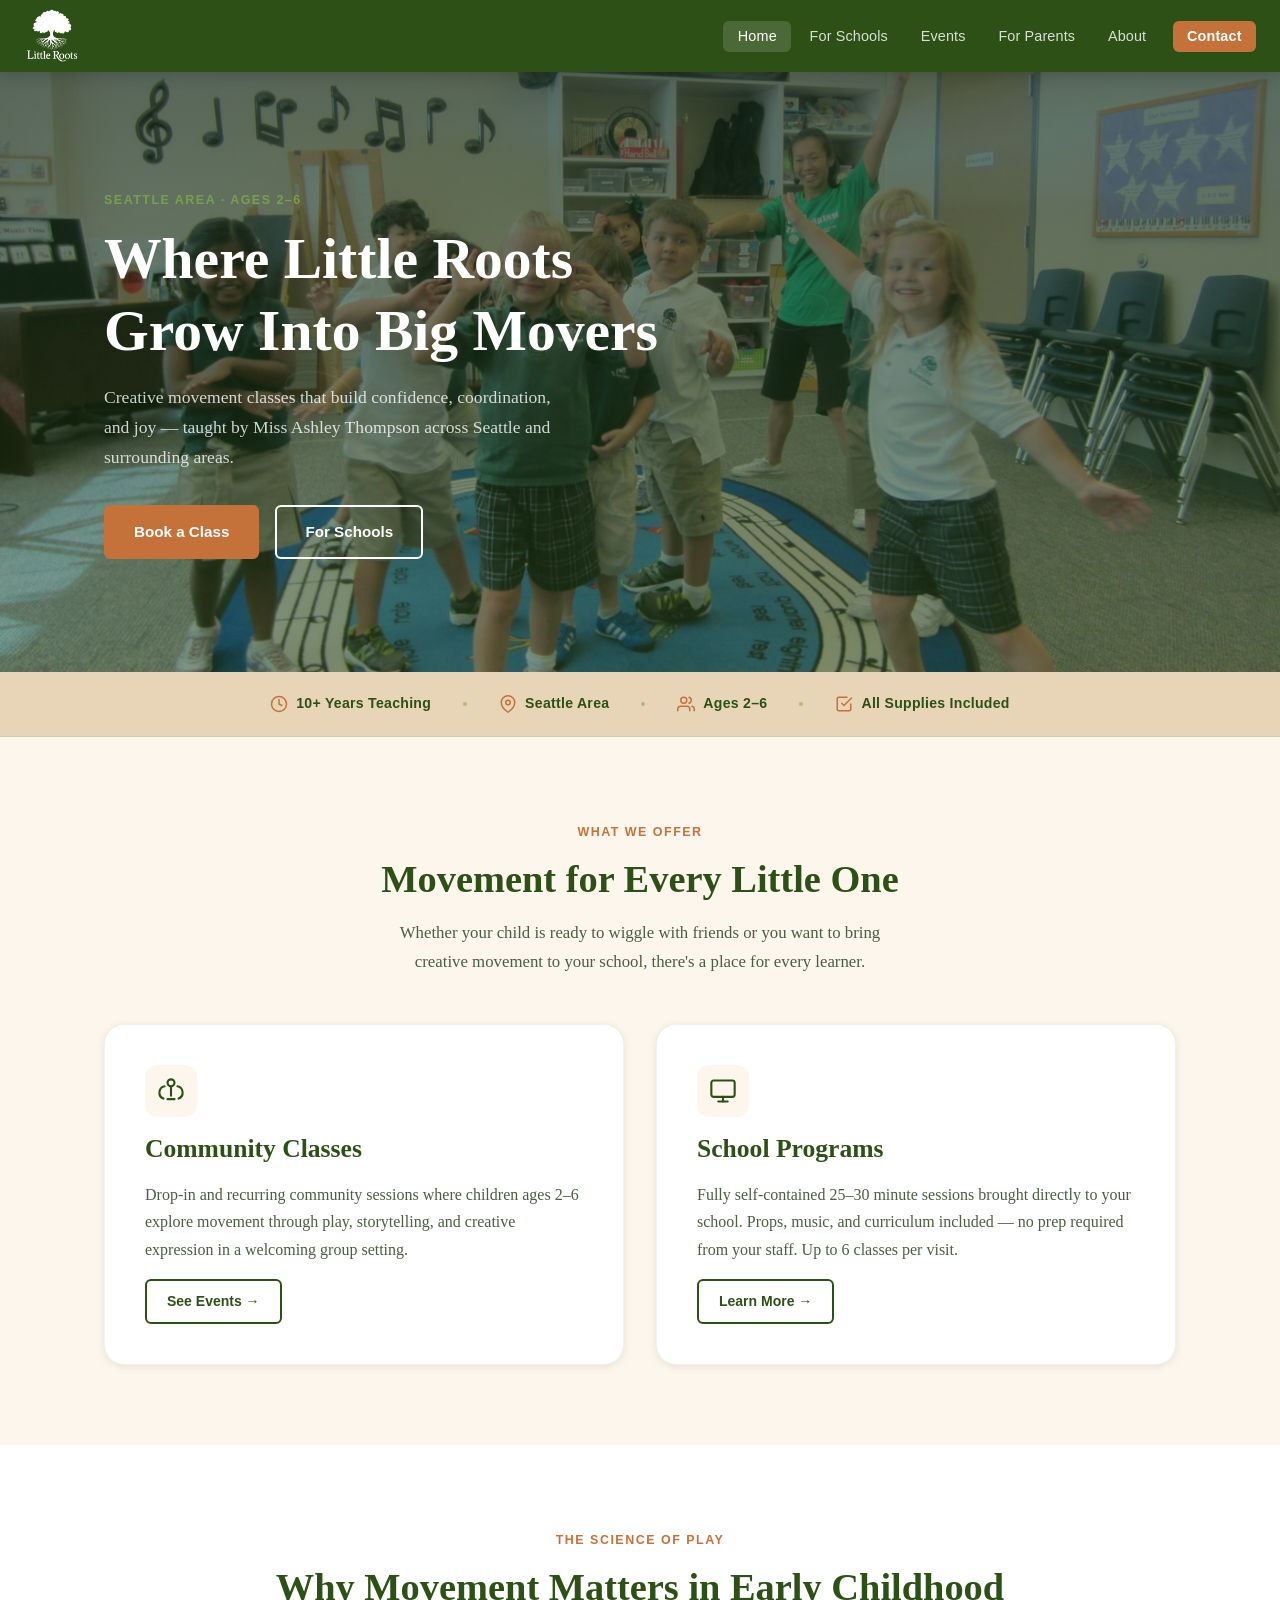
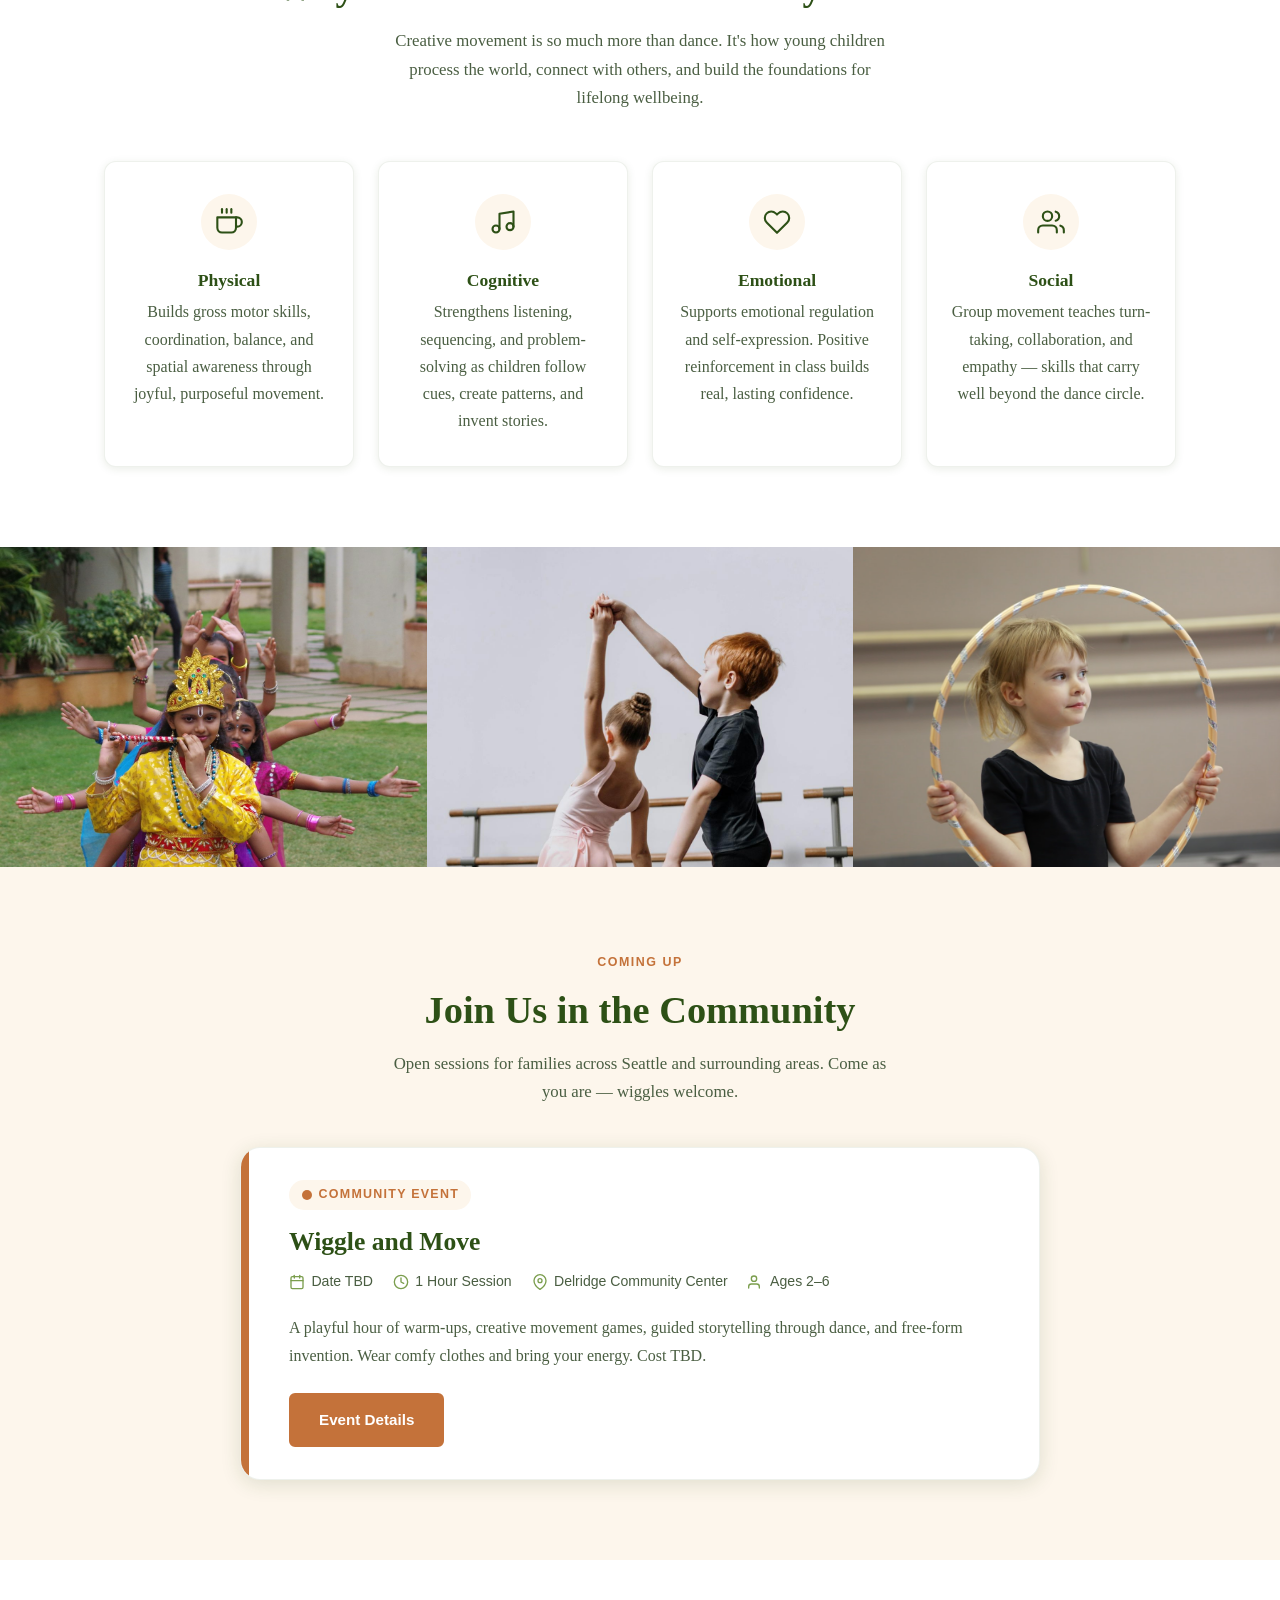
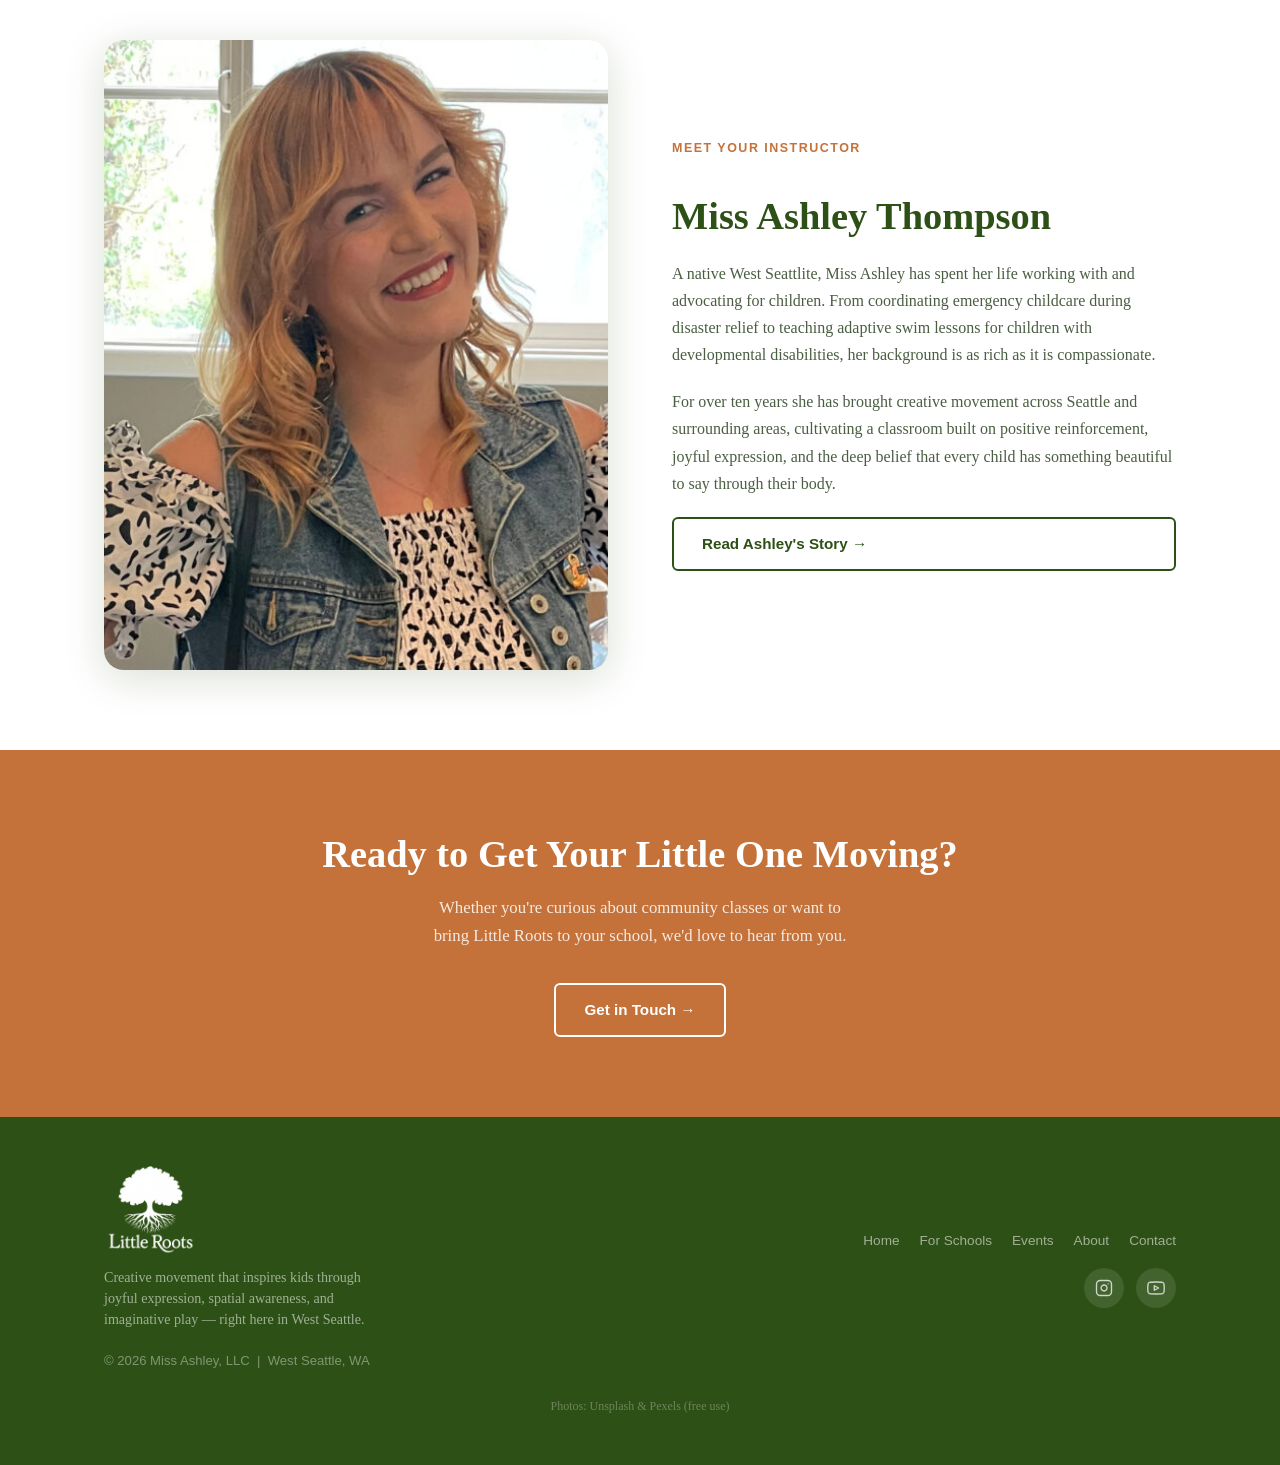
<file: index.html>
<!DOCTYPE html>
<html lang="en">
<head>
  <meta charset="UTF-8" />
  <meta name="viewport" content="width=device-width, initial-scale=1.0" />
  <title>Little Roots Dance — Creative Movement for Kids in Seattle & Surrounding Areas</title>
  <meta name="description" content="Little Roots Dance brings creative movement to children ages 2–6 in Seattle and surrounding areas. Community classes, school programs, and more — taught by Miss Ashley Thompson." />
  <link rel="stylesheet" href="style.css" />
</head>
<body>

<!-- ══════════════════════════════════════════
     NAV
════════════════════════════════════════════ -->
<nav class="site-nav" aria-label="Main navigation">
  <div class="container nav-inner">
    <a href="index.html" class="nav-logo" aria-label="Little Roots Dance home">
      <img src="images/logo-white.png" alt="Little Roots Dance" class="site-logo-img" width="65" height="63">
    </a>

    <ul class="nav-links" role="list">
      <li><a href="index.html">Home</a></li>
      <li><a href="schools.html">For Schools</a></li>
      <li><a href="events.html">Events</a></li>
      <li><a href="for-parents.html">For Parents</a></li>
      <li><a href="about.html">About</a></li>
      <li><a href="contact.html" class="btn-nav-cta">Contact</a></li>
    </ul>

    <button class="nav-toggle" aria-expanded="false" aria-controls="mobile-nav" aria-label="Open navigation menu">
      <span></span><span></span><span></span>
    </button>
  </div>
</nav>

<nav class="nav-mobile" id="mobile-nav" aria-label="Mobile navigation">
  <a href="index.html">Home</a>
  <a href="schools.html">For Schools</a>
  <a href="events.html">Events</a>
  <a href="for-parents.html">For Parents</a>
  <a href="about.html">About</a>
  <a href="contact.html">Contact</a>
</nav>

<!-- ══════════════════════════════════════════
     HERO
════════════════════════════════════════════ -->
<section class="hero hero-home" id="home" aria-label="Welcome">
  <svg class="hero-bg-pattern" viewBox="0 0 800 600" xmlns="http://www.w3.org/2000/svg" aria-hidden="true" preserveAspectRatio="xMidYMid slice">
    <!-- Subtle organic leaf/root pattern -->
    <g fill="none" stroke="#FDF6EC" stroke-width="1.2">
      <path d="M50 550 Q80 500 60 440 Q100 430 120 380 Q140 430 180 420 Q160 480 200 520"/>
      <path d="M120 600 Q150 540 130 470"/>
      <path d="M300 580 Q330 520 310 450 Q350 440 370 390 Q390 440 430 430 Q410 490 450 530"/>
      <path d="M380 600 Q410 540 390 465"/>
      <path d="M600 560 Q630 500 610 440 Q650 430 670 380 Q690 430 730 420 Q710 480 750 520"/>
      <path d="M680 600 Q710 540 690 470"/>
      <path d="M750 580 Q780 520 760 445"/>
      <!-- small leaves -->
      <ellipse cx="60" cy="440" rx="18" ry="10" transform="rotate(-30 60 440)"/>
      <ellipse cx="180" cy="420" rx="16" ry="9" transform="rotate(25 180 420)"/>
      <ellipse cx="310" cy="450" rx="18" ry="10" transform="rotate(-30 310 450)"/>
      <ellipse cx="430" cy="430" rx="16" ry="9" transform="rotate(25 430 430)"/>
      <ellipse cx="610" cy="440" rx="18" ry="10" transform="rotate(-30 610 440)"/>
      <ellipse cx="730" cy="420" rx="16" ry="9" transform="rotate(25 730 420)"/>
      <!-- floating tiny leaves -->
      <ellipse cx="200" cy="200" rx="22" ry="12" transform="rotate(15 200 200)" opacity="0.5"/>
      <ellipse cx="500" cy="150" rx="18" ry="10" transform="rotate(-20 500 150)" opacity="0.4"/>
      <ellipse cx="700" cy="250" rx="20" ry="11" transform="rotate(10 700 250)" opacity="0.5"/>
    </g>
  </svg>

  <div class="container">
    <div class="hero-content">
      <span class="section-label">Seattle Area · Ages 2–6</span>
      <h1>Where Little Roots<br>Grow Into Big Movers</h1>
      <p>Creative movement classes that build confidence, coordination, and joy — taught by Miss Ashley Thompson across Seattle and surrounding areas.</p>
      <div class="hero-ctas">
        <a href="contact.html" class="btn btn-primary">Book a Class</a>
        <a href="schools.html" class="btn btn-outline">For Schools</a>
      </div>
    </div>
  </div>
</section>

<!-- ══════════════════════════════════════════
     TRUST BAR
════════════════════════════════════════════ -->
<div class="trust-bar" aria-label="Program highlights">
  <div class="container">
    <div class="trust-bar-inner">
      <div class="trust-item">
        <svg width="18" height="18" viewBox="0 0 24 24" fill="none" stroke="currentColor" stroke-width="2" stroke-linecap="round" stroke-linejoin="round" aria-hidden="true"><circle cx="12" cy="12" r="10"/><path d="M12 6v6l4 2"/></svg>
        10+ Years Teaching
      </div>
      <div class="trust-sep" aria-hidden="true"></div>
      <div class="trust-item">
        <svg width="18" height="18" viewBox="0 0 24 24" fill="none" stroke="currentColor" stroke-width="2" stroke-linecap="round" stroke-linejoin="round" aria-hidden="true"><path d="M21 10c0 7-9 13-9 13s-9-6-9-13a9 9 0 0 1 18 0z"/><circle cx="12" cy="10" r="3"/></svg>
        Seattle Area
      </div>
      <div class="trust-sep" aria-hidden="true"></div>
      <div class="trust-item">
        <svg width="18" height="18" viewBox="0 0 24 24" fill="none" stroke="currentColor" stroke-width="2" stroke-linecap="round" stroke-linejoin="round" aria-hidden="true"><path d="M17 21v-2a4 4 0 0 0-4-4H5a4 4 0 0 0-4 4v2"/><circle cx="9" cy="7" r="4"/><path d="M23 21v-2a4 4 0 0 0-3-3.87"/><path d="M16 3.13a4 4 0 0 1 0 7.75"/></svg>
        Ages 2–6
      </div>
      <div class="trust-sep" aria-hidden="true"></div>
      <div class="trust-item">
        <svg width="18" height="18" viewBox="0 0 24 24" fill="none" stroke="currentColor" stroke-width="2" stroke-linecap="round" stroke-linejoin="round" aria-hidden="true"><polyline points="9 11 12 14 22 4"/><path d="M21 12v7a2 2 0 0 1-2 2H5a2 2 0 0 1-2-2V5a2 2 0 0 1 2-2h11"/></svg>
        All Supplies Included
      </div>
    </div>
  </div>
</div>

<!-- ══════════════════════════════════════════
     SERVICES OVERVIEW
════════════════════════════════════════════ -->
<section class="section bg-cream" id="services" aria-labelledby="services-heading">
  <div class="container">
    <div class="text-center">
      <span class="section-label">What We Offer</span>
      <h2 class="section-heading" id="services-heading">Movement for Every Little One</h2>
      <p class="section-sub">Whether your child is ready to wiggle with friends or you want to bring creative movement to your school, there's a place for every learner.</p>
    </div>
    <div class="services-grid">
      <article class="service-card">
        <div class="service-card-icon" aria-hidden="true">
          <svg width="28" height="28" viewBox="0 0 24 24" fill="none" stroke="currentColor" stroke-width="1.8" stroke-linecap="round" stroke-linejoin="round"><circle cx="12" cy="5" r="3"/><path d="M6.5 8a5.5 5.5 0 0 0-1 10.5"/><path d="M17.5 8a5.5 5.5 0 0 1 1 10.5"/><path d="M12 8v8"/><path d="M9 19h6"/></svg>
        </div>
        <h3>Community Classes</h3>
        <p>Drop-in and recurring community sessions where children ages 2–6 explore movement through play, storytelling, and creative expression in a welcoming group setting.</p>
        <a href="events.html" class="btn btn-outline-green btn-sm" style="margin-top:auto; align-self:flex-start;">See Events &rarr;</a>
      </article>
      <article class="service-card">
        <div class="service-card-icon" aria-hidden="true">
          <svg width="28" height="28" viewBox="0 0 24 24" fill="none" stroke="currentColor" stroke-width="1.8" stroke-linecap="round" stroke-linejoin="round"><rect x="2" y="3" width="20" height="14" rx="2"/><path d="M8 21h8"/><path d="M12 17v4"/></svg>
        </div>
        <h3>School Programs</h3>
        <p>Fully self-contained 25–30 minute sessions brought directly to your school. Props, music, and curriculum included — no prep required from your staff. Up to 6 classes per visit.</p>
        <a href="schools.html" class="btn btn-outline-green btn-sm" style="margin-top:auto; align-self:flex-start;">Learn More &rarr;</a>
      </article>
    </div>
  </div>
</section>

<!-- ══════════════════════════════════════════
     WHY MOVEMENT MATTERS
════════════════════════════════════════════ -->
<section class="section bg-white" id="why-movement" aria-labelledby="why-heading">
  <div class="container">
    <div class="text-center">
      <span class="section-label">The Science of Play</span>
      <h2 class="section-heading" id="why-heading">Why Movement Matters in Early Childhood</h2>
      <p class="section-sub">Creative movement is so much more than dance. It's how young children process the world, connect with others, and build the foundations for lifelong wellbeing.</p>
    </div>
    <div class="benefits-grid">
      <div class="benefit-tile">
        <div class="benefit-icon" aria-hidden="true">
          <svg width="28" height="28" viewBox="0 0 24 24" fill="none" stroke="currentColor" stroke-width="1.8" stroke-linecap="round" stroke-linejoin="round"><path d="M18 8h1a4 4 0 0 1 0 8h-1"/><path d="M2 8h16v9a4 4 0 0 1-4 4H6a4 4 0 0 1-4-4V8z"/><line x1="6" y1="1" x2="6" y2="4"/><line x1="10" y1="1" x2="10" y2="4"/><line x1="14" y1="1" x2="14" y2="4"/></svg>
        </div>
        <h4>Physical</h4>
        <p>Builds gross motor skills, coordination, balance, and spatial awareness through joyful, purposeful movement.</p>
      </div>
      <div class="benefit-tile">
        <div class="benefit-icon" aria-hidden="true">
          <svg width="28" height="28" viewBox="0 0 24 24" fill="none" stroke="currentColor" stroke-width="1.8" stroke-linecap="round" stroke-linejoin="round"><path d="M9 18V5l12-2v13"/><circle cx="6" cy="18" r="3"/><circle cx="18" cy="16" r="3"/></svg>
        </div>
        <h4>Cognitive</h4>
        <p>Strengthens listening, sequencing, and problem-solving as children follow cues, create patterns, and invent stories.</p>
      </div>
      <div class="benefit-tile">
        <div class="benefit-icon" aria-hidden="true">
          <svg width="28" height="28" viewBox="0 0 24 24" fill="none" stroke="currentColor" stroke-width="1.8" stroke-linecap="round" stroke-linejoin="round"><path d="M20.84 4.61a5.5 5.5 0 0 0-7.78 0L12 5.67l-1.06-1.06a5.5 5.5 0 0 0-7.78 7.78l1.06 1.06L12 21.23l7.78-7.78 1.06-1.06a5.5 5.5 0 0 0 0-7.78z"/></svg>
        </div>
        <h4>Emotional</h4>
        <p>Supports emotional regulation and self-expression. Positive reinforcement in class builds real, lasting confidence.</p>
      </div>
      <div class="benefit-tile">
        <div class="benefit-icon" aria-hidden="true">
          <svg width="28" height="28" viewBox="0 0 24 24" fill="none" stroke="currentColor" stroke-width="1.8" stroke-linecap="round" stroke-linejoin="round"><path d="M17 21v-2a4 4 0 0 0-4-4H5a4 4 0 0 0-4 4v2"/><circle cx="9" cy="7" r="4"/><path d="M23 21v-2a4 4 0 0 0-3-3.87"/><path d="M16 3.13a4 4 0 0 1 0 7.75"/></svg>
        </div>
        <h4>Social</h4>
        <p>Group movement teaches turn-taking, collaboration, and empathy — skills that carry well beyond the dance circle.</p>
      </div>
    </div>
  </div>
</section>

<!-- ══════════════════════════════════════════
     PHOTO STRIP
════════════════════════════════════════════ -->
<div class="photo-strip" aria-hidden="true">
  <div class="photo-strip-cell"><img src="images/group-dance.jpg" alt="Group of children dancing" style="object-position: 50% 30%;"></div>
  <div class="photo-strip-cell"><img src="images/ballet-hands.jpg" alt="Children holding hands in ballet class" style="object-position: 50% 20%;"></div>
  <div class="photo-strip-cell"><img src="images/hula-hoop.jpg" alt="Child doing creative movement with hula hoop" style="object-position: 50% 40%;"></div>
</div>

<!-- ══════════════════════════════════════════
     FEATURED EVENT
════════════════════════════════════════════ -->
<section class="section bg-cream" id="featured-event" aria-labelledby="event-heading">
  <div class="container">
    <div class="text-center">
      <span class="section-label">Coming Up</span>
      <h2 class="section-heading" id="event-heading">Join Us in the Community</h2>
      <p class="section-sub" style="margin-bottom:2.5rem;">Open sessions for families across Seattle and surrounding areas. Come as you are — wiggles welcome.</p>
    </div>
    <div class="event-card">
      <div class="event-card-accent" aria-hidden="true"></div>
      <div class="event-card-body">
        <div class="event-tag">
          <svg width="12" height="12" viewBox="0 0 24 24" fill="currentColor" aria-hidden="true"><circle cx="12" cy="12" r="10"/></svg>
          Community Event
        </div>
        <h3>Wiggle and Move</h3>
        <div class="event-meta">
          <div class="event-meta-item">
            <svg width="16" height="16" viewBox="0 0 24 24" fill="none" stroke="currentColor" stroke-width="2" stroke-linecap="round" stroke-linejoin="round" aria-hidden="true"><rect x="3" y="4" width="18" height="18" rx="2" ry="2"/><line x1="16" y1="2" x2="16" y2="6"/><line x1="8" y1="2" x2="8" y2="6"/><line x1="3" y1="10" x2="21" y2="10"/></svg>
            Date TBD
          </div>
          <div class="event-meta-item">
            <svg width="16" height="16" viewBox="0 0 24 24" fill="none" stroke="currentColor" stroke-width="2" stroke-linecap="round" stroke-linejoin="round" aria-hidden="true"><circle cx="12" cy="12" r="10"/><polyline points="12 6 12 12 16 14"/></svg>
            1 Hour Session
          </div>
          <div class="event-meta-item">
            <svg width="16" height="16" viewBox="0 0 24 24" fill="none" stroke="currentColor" stroke-width="2" stroke-linecap="round" stroke-linejoin="round" aria-hidden="true"><path d="M21 10c0 7-9 13-9 13s-9-6-9-13a9 9 0 0 1 18 0z"/><circle cx="12" cy="10" r="3"/></svg>
            Delridge Community Center
          </div>
          <div class="event-meta-item">
            <svg width="16" height="16" viewBox="0 0 24 24" fill="none" stroke="currentColor" stroke-width="2" stroke-linecap="round" stroke-linejoin="round" aria-hidden="true"><path d="M17 21v-2a4 4 0 0 0-4-4H5a4 4 0 0 0-4 4v2"/><circle cx="9" cy="7" r="4"/></svg>
            Ages 2–6
          </div>
        </div>
        <p>A playful hour of warm-ups, creative movement games, guided storytelling through dance, and free-form invention. Wear comfy clothes and bring your energy. Cost TBD.</p>
        <a href="events.html" class="btn btn-primary">Event Details</a>
      </div>
    </div>
  </div>
</section>

<!-- ══════════════════════════════════════════
     ABOUT PREVIEW
════════════════════════════════════════════ -->
<section class="section bg-white" id="about-preview" aria-labelledby="about-preview-heading">
  <div class="container">
    <div class="about-preview">
      <img class="photo-placeholder" src="images/ashley-photo.jpg" alt="Miss Ashley Thompson">
      <div class="about-text">
        <span class="section-label">Meet Your Instructor</span>
        <h2 id="about-preview-heading">Miss Ashley Thompson</h2>
        <p>A native West Seattlite, Miss Ashley has spent her life working with and advocating for children. From coordinating emergency childcare during disaster relief to teaching adaptive swim lessons for children with developmental disabilities, her background is as rich as it is compassionate.</p>
        <p>For over ten years she has brought creative movement across Seattle and surrounding areas, cultivating a classroom built on positive reinforcement, joyful expression, and the deep belief that every child has something beautiful to say through their body.</p>
        <a href="about.html" class="btn btn-outline-green">Read Ashley's Story &rarr;</a>
      </div>
    </div>
  </div>
</section>

<!-- ══════════════════════════════════════════
     FINAL CTA
════════════════════════════════════════════ -->
<section class="section-cta" id="cta" aria-labelledby="cta-heading">
  <div class="container">
    <h2 id="cta-heading">Ready to Get Your Little One Moving?</h2>
    <p>Whether you're curious about community classes or want to bring Little Roots to your school, we'd love to hear from you.</p>
    <a href="contact.html" class="btn btn-outline">Get in Touch &rarr;</a>
  </div>
</section>

<!-- ══════════════════════════════════════════
     FOOTER
════════════════════════════════════════════ -->
<footer class="site-footer" aria-label="Site footer">
  <div class="container">
    <div class="footer-inner">
      <div>
        <div class="footer-brand">
                    <img src="images/logo-white.png" alt="Little Roots Dance" class="footer-logo-img" width="120" height="116">
        </div>
        <p class="footer-tagline">Creative movement that inspires kids through joyful expression, spatial awareness, and imaginative play — right here in West Seattle.</p>
        <p class="footer-copy">&copy; 2026 Miss Ashley, LLC &nbsp;|&nbsp; West Seattle, WA</p>
      </div>
      <div class="footer-right">
        <nav class="footer-nav-links" aria-label="Footer navigation">
          <a href="index.html">Home</a>
          <a href="schools.html">For Schools</a>
          <a href="events.html">Events</a>
          <a href="about.html">About</a>
          <a href="contact.html">Contact</a>
        </nav>
        <div class="footer-social" aria-label="Social media links">
          <a href="#" aria-label="Follow Little Roots on Instagram">
            <svg viewBox="0 0 24 24" fill="none" stroke="currentColor" stroke-width="1.8" stroke-linecap="round" stroke-linejoin="round" aria-hidden="true"><rect x="2" y="2" width="20" height="20" rx="5" ry="5"/><path d="M16 11.37A4 4 0 1 1 12.63 8 4 4 0 0 1 16 11.37z"/><line x1="17.5" y1="6.5" x2="17.51" y2="6.5"/></svg>
          </a>
          <a href="#" aria-label="Watch Little Roots on YouTube">
            <svg viewBox="0 0 24 24" fill="none" stroke="currentColor" stroke-width="1.8" stroke-linecap="round" stroke-linejoin="round" aria-hidden="true"><path d="M22.54 6.42a2.78 2.78 0 0 0-1.95-1.96C18.88 4 12 4 12 4s-6.88 0-8.59.46A2.78 2.78 0 0 0 1.46 6.42 29 29 0 0 0 1 12a29 29 0 0 0 .46 5.58 2.78 2.78 0 0 0 1.95 1.95C5.12 20 12 20 12 20s6.88 0 8.59-.47a2.78 2.78 0 0 0 1.95-1.95A29 29 0 0 0 23 12a29 29 0 0 0-.46-5.58z"/><polygon points="9.75 15.02 15.5 12 9.75 8.98 9.75 15.02"/></svg>
          </a>
        </div>
      </div>
    </div>
    <p style="text-align:center; margin-top:1.5rem; font-size:0.75rem; color:rgba(255,255,255,0.3);">Photos: Unsplash &amp; Pexels (free use)</p>
  </div>
</footer>

<script src="script.js"></script>
</body>
</html>
</file>
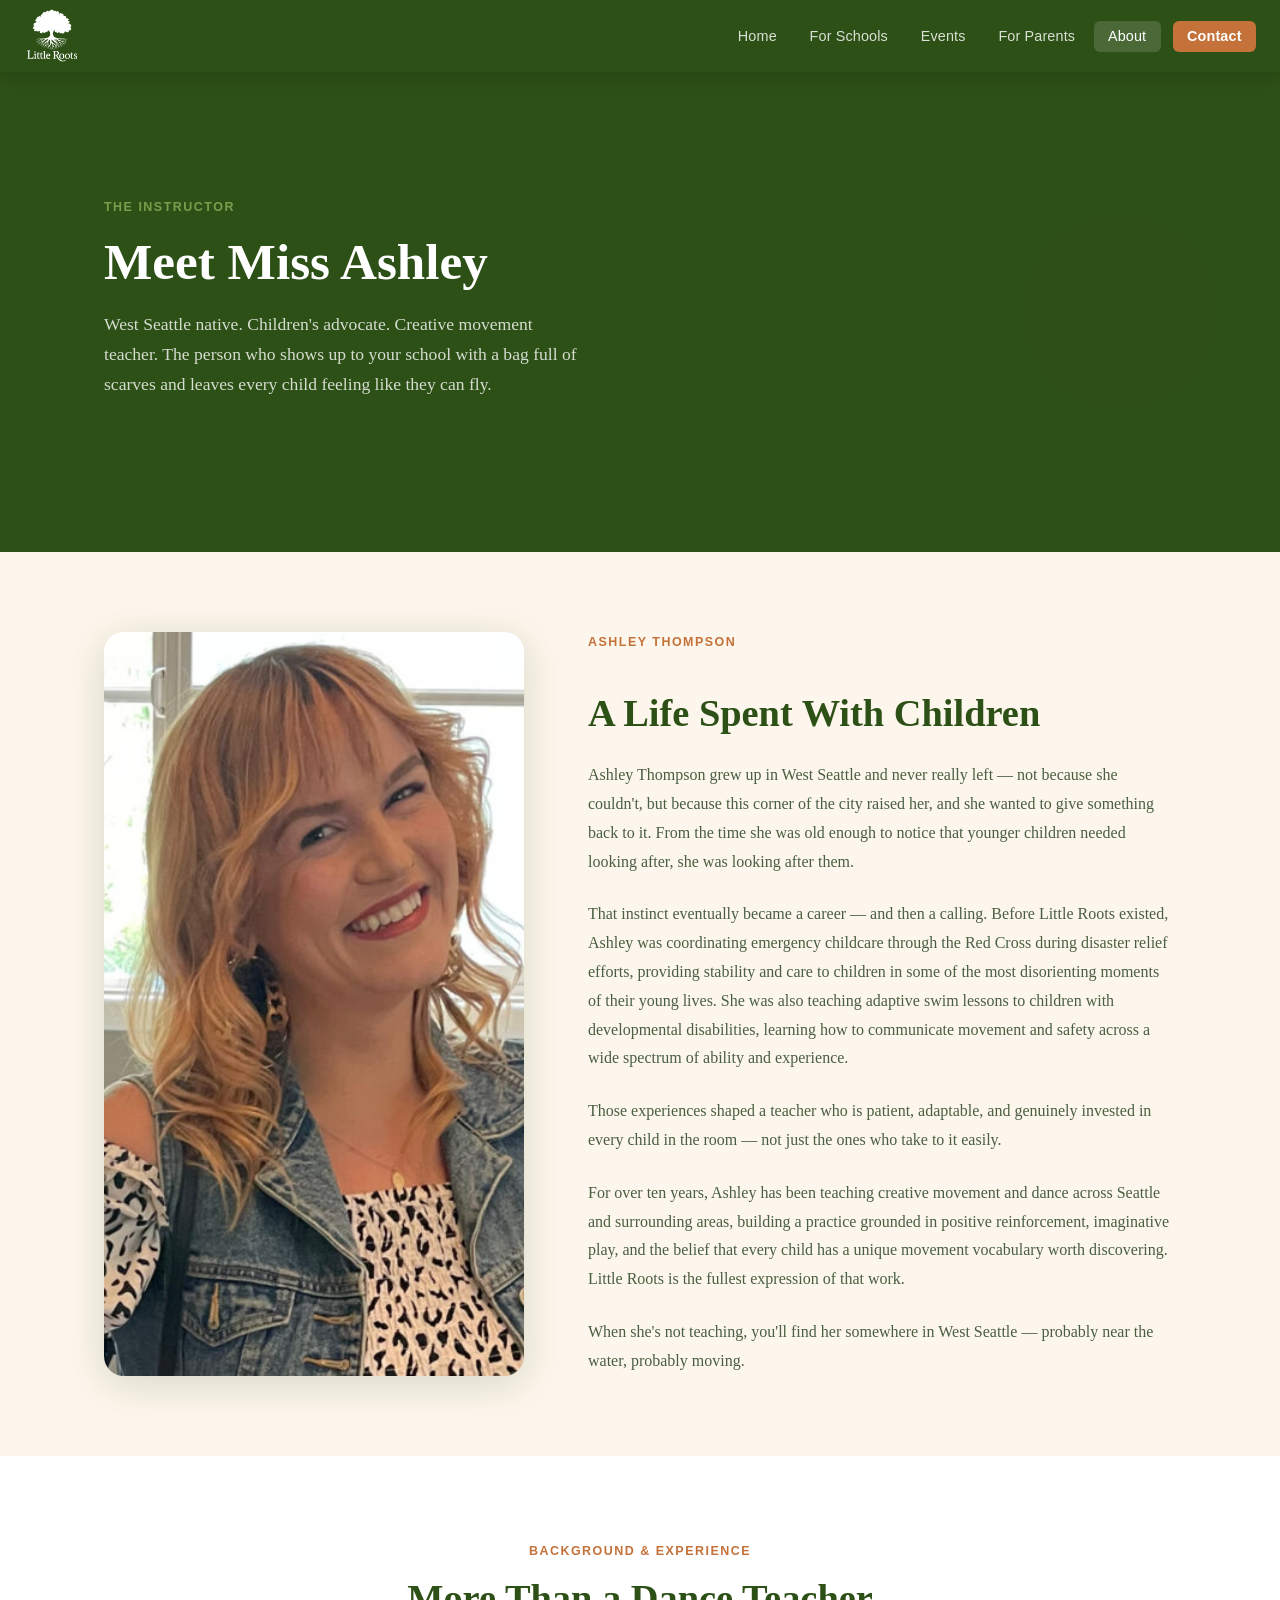
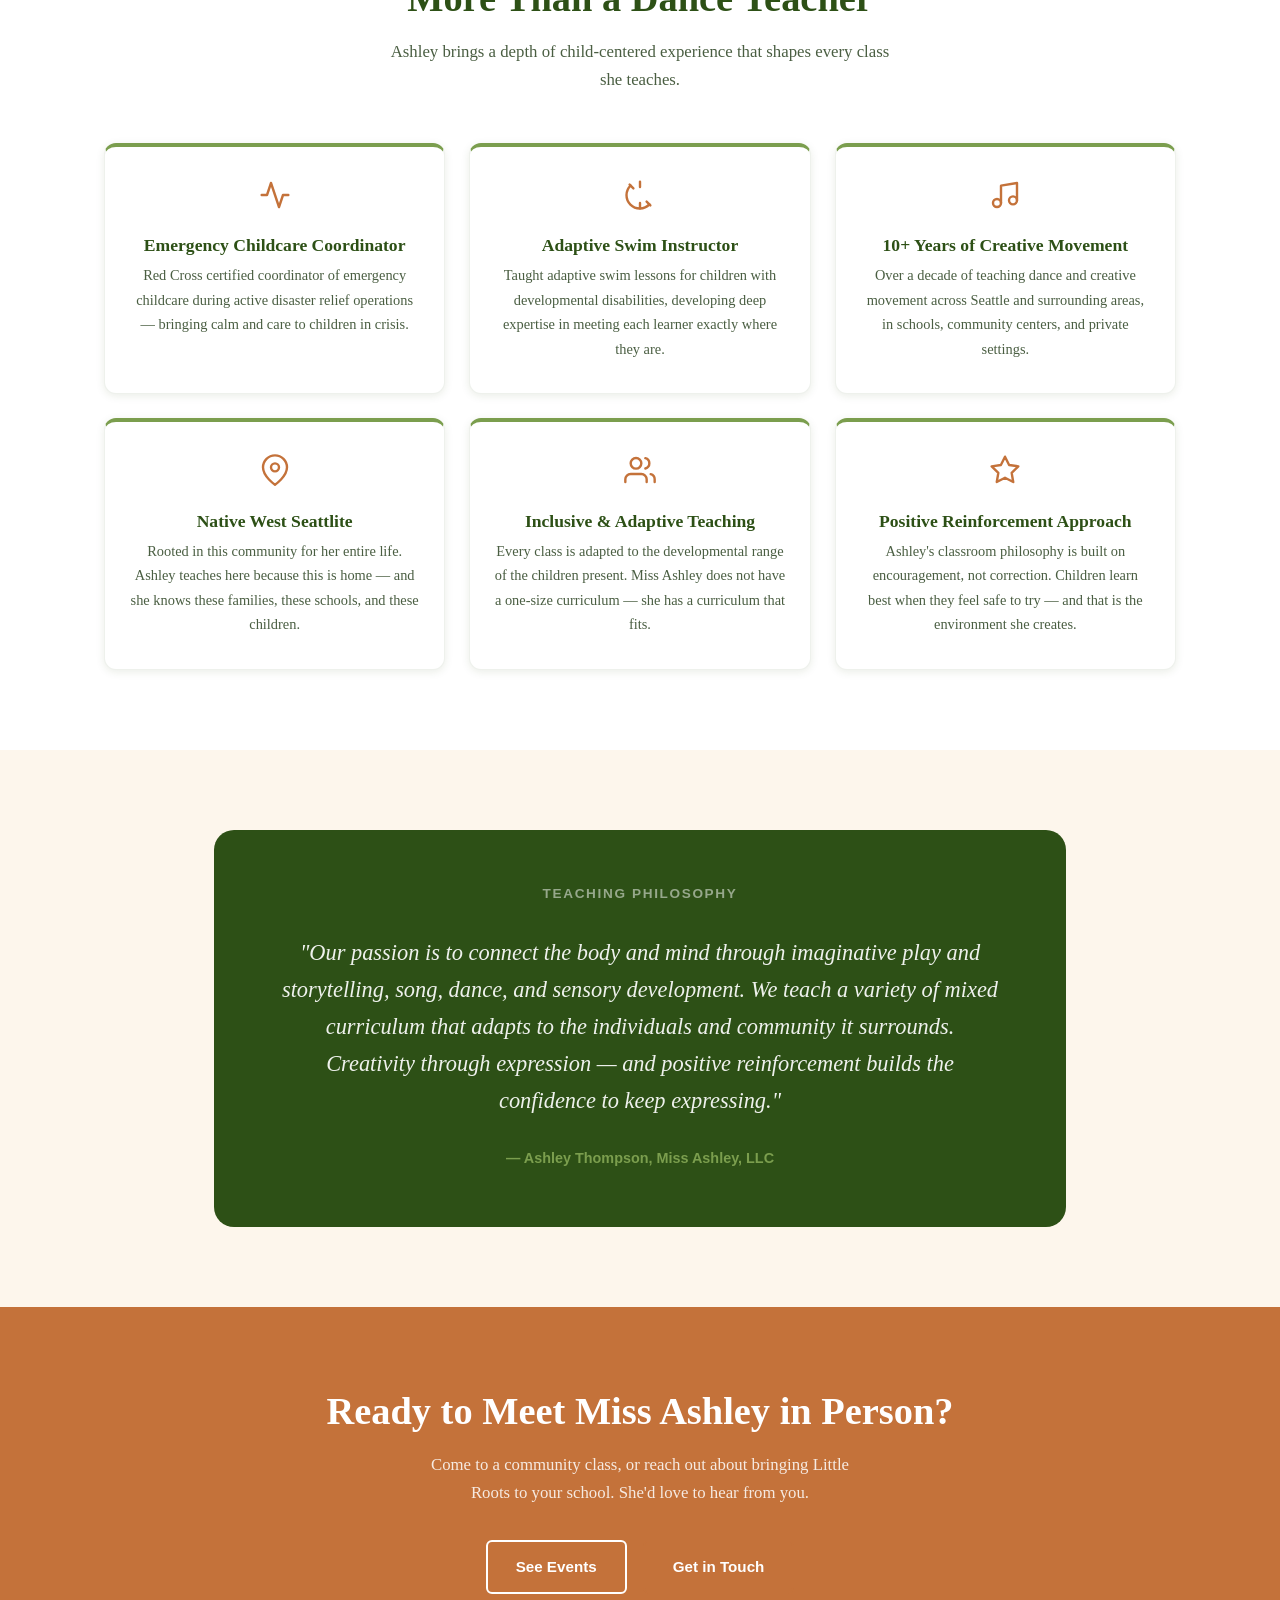
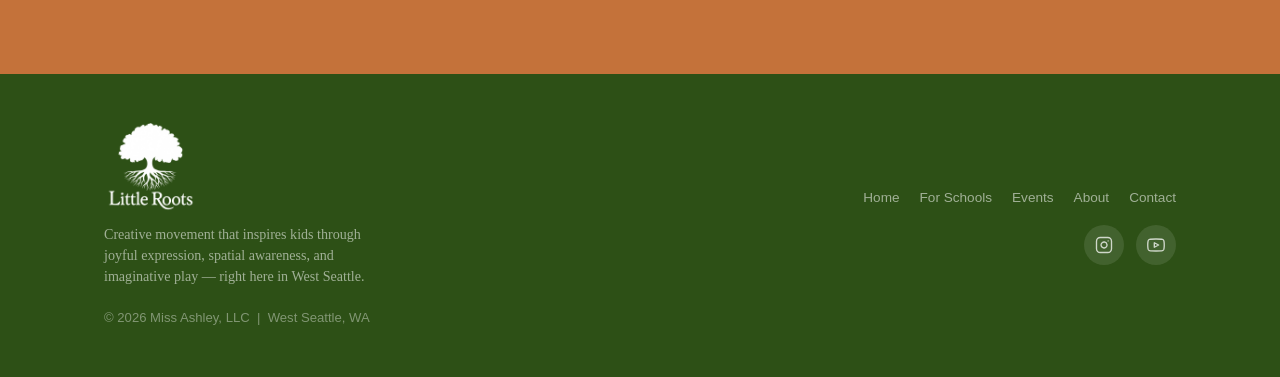
<file: about.html>
<!DOCTYPE html>
<html lang="en">
<head>
  <meta charset="UTF-8" />
  <meta name="viewport" content="width=device-width, initial-scale=1.0" />
  <title>About Miss Ashley — Little Roots Dance</title>
  <meta name="description" content="Meet Miss Ashley Thompson — West Seattle native, Red Cross emergency childcare coordinator, adaptive swim instructor, and the heart behind Little Roots Dance." />
  <link rel="stylesheet" href="style.css" />
</head>
<body>

<!-- ══════════════════════════════════════════
     NAV
════════════════════════════════════════════ -->
<nav class="site-nav" aria-label="Main navigation">
  <div class="container nav-inner">
    <a href="index.html" class="nav-logo" aria-label="Little Roots Dance home">
            <img src="images/logo-white.png" alt="Little Roots Dance" class="site-logo-img" width="65" height="63">
    </a>

    <ul class="nav-links" role="list">
      <li><a href="index.html">Home</a></li>
      <li><a href="schools.html">For Schools</a></li>
      <li><a href="events.html">Events</a></li>
      <li><a href="for-parents.html">For Parents</a></li>
      <li><a href="about.html">About</a></li>
      <li><a href="contact.html" class="btn-nav-cta">Contact</a></li>
    </ul>

    <button class="nav-toggle" aria-expanded="false" aria-controls="mobile-nav" aria-label="Open navigation menu">
      <span></span><span></span><span></span>
    </button>
  </div>
</nav>

<nav class="nav-mobile" id="mobile-nav" aria-label="Mobile navigation">
  <a href="index.html">Home</a>
  <a href="schools.html">For Schools</a>
  <a href="events.html">Events</a>
  <a href="for-parents.html">For Parents</a>
  <a href="about.html">About</a>
  <a href="contact.html">Contact</a>
</nav>

<!-- ══════════════════════════════════════════
     HERO
════════════════════════════════════════════ -->
<section class="hero" aria-label="About Miss Ashley">
  <svg class="hero-bg-pattern" viewBox="0 0 800 600" xmlns="http://www.w3.org/2000/svg" aria-hidden="true" preserveAspectRatio="xMidYMid slice">
    <g fill="none" stroke="#FDF6EC" stroke-width="1.2">
      <path d="M100 500 Q140 450 120 390 Q160 380 180 330 Q200 380 240 370 Q220 430 260 470"/>
      <path d="M160 560 Q200 500 180 430"/>
      <path d="M500 520 Q540 470 520 410 Q560 400 580 350 Q600 400 640 390 Q620 450 660 490"/>
      <path d="M560 570 Q600 510 580 440"/>
      <ellipse cx="120" cy="390" rx="20" ry="11" transform="rotate(-35 120 390)" opacity="0.6"/>
      <ellipse cx="240" cy="370" rx="18" ry="10" transform="rotate(20 240 370)" opacity="0.6"/>
      <ellipse cx="520" cy="410" rx="20" ry="11" transform="rotate(-35 520 410)" opacity="0.6"/>
      <ellipse cx="640" cy="390" rx="18" ry="10" transform="rotate(20 640 390)" opacity="0.6"/>
      <circle cx="700" cy="150" r="60" opacity="0.07" fill="#FDF6EC"/>
      <circle cx="700" cy="150" r="40" opacity="0.06" fill="#FDF6EC"/>
    </g>
  </svg>
  <div class="container">
    <div class="hero-content">
      <span class="section-label">The Instructor</span>
      <h1>Meet Miss Ashley</h1>
      <p>West Seattle native. Children's advocate. Creative movement teacher. The person who shows up to your school with a bag full of scarves and leaves every child feeling like they can fly.</p>
    </div>
  </div>
</section>

<!-- ══════════════════════════════════════════
     FULL BIO
════════════════════════════════════════════ -->
<section class="section bg-cream" id="bio" aria-labelledby="bio-heading">
  <div class="container">
    <div class="about-full-grid">
      <img class="about-photo-lg" src="images/ashley-photo.jpg" alt="Miss Ashley Thompson">
      <div class="about-bio">
        <span class="section-label">Ashley Thompson</span>
        <h2 id="bio-heading">A Life Spent With Children</h2>
        <p>Ashley Thompson grew up in West Seattle and never really left — not because she couldn't, but because this corner of the city raised her, and she wanted to give something back to it. From the time she was old enough to notice that younger children needed looking after, she was looking after them.</p>
        <p>That instinct eventually became a career — and then a calling. Before Little Roots existed, Ashley was coordinating emergency childcare through the Red Cross during disaster relief efforts, providing stability and care to children in some of the most disorienting moments of their young lives. She was also teaching adaptive swim lessons to children with developmental disabilities, learning how to communicate movement and safety across a wide spectrum of ability and experience.</p>
        <p>Those experiences shaped a teacher who is patient, adaptable, and genuinely invested in every child in the room — not just the ones who take to it easily.</p>
        <p>For over ten years, Ashley has been teaching creative movement and dance across Seattle and surrounding areas, building a practice grounded in positive reinforcement, imaginative play, and the belief that every child has a unique movement vocabulary worth discovering. Little Roots is the fullest expression of that work.</p>
        <p>When she's not teaching, you'll find her somewhere in West Seattle — probably near the water, probably moving.</p>
      </div>
    </div>
  </div>
</section>

<!-- ══════════════════════════════════════════
     CREDENTIAL CARDS
════════════════════════════════════════════ -->
<section class="section bg-white" id="credentials" aria-labelledby="cred-heading">
  <div class="container">
    <div class="text-center">
      <span class="section-label">Background &amp; Experience</span>
      <h2 class="section-heading" id="cred-heading">More Than a Dance Teacher</h2>
      <p class="section-sub">Ashley brings a depth of child-centered experience that shapes every class she teaches.</p>
    </div>
    <div class="cred-grid">
      <div class="cred-card">
        <svg width="32" height="32" viewBox="0 0 24 24" fill="none" stroke="currentColor" stroke-width="1.8" stroke-linecap="round" stroke-linejoin="round" aria-hidden="true"><path d="M22 12h-4l-3 9L9 3l-3 9H2"/></svg>
        <h4>Emergency Childcare Coordinator</h4>
        <p>Red Cross certified coordinator of emergency childcare during active disaster relief operations — bringing calm and care to children in crisis.</p>
      </div>
      <div class="cred-card">
        <svg width="32" height="32" viewBox="0 0 24 24" fill="none" stroke="currentColor" stroke-width="1.8" stroke-linecap="round" stroke-linejoin="round" aria-hidden="true"><path d="M4.93 4.93A10 10 0 1 0 19.07 19.07"/><path d="M12 2v4"/><path d="M12 18v4"/><path d="M4.22 4.22l2.83 2.83"/><path d="M16.95 16.95l2.83 2.83"/></svg>
        <h4>Adaptive Swim Instructor</h4>
        <p>Taught adaptive swim lessons for children with developmental disabilities, developing deep expertise in meeting each learner exactly where they are.</p>
      </div>
      <div class="cred-card">
        <svg width="32" height="32" viewBox="0 0 24 24" fill="none" stroke="currentColor" stroke-width="1.8" stroke-linecap="round" stroke-linejoin="round" aria-hidden="true"><path d="M9 18V5l12-2v13"/><circle cx="6" cy="18" r="3"/><circle cx="18" cy="16" r="3"/></svg>
        <h4>10+ Years of Creative Movement</h4>
        <p>Over a decade of teaching dance and creative movement across Seattle and surrounding areas, in schools, community centers, and private settings.</p>
      </div>
      <div class="cred-card">
        <svg width="32" height="32" viewBox="0 0 24 24" fill="none" stroke="currentColor" stroke-width="1.8" stroke-linecap="round" stroke-linejoin="round" aria-hidden="true"><path d="M21 10c0 7-9 13-9 13s-9-6-9-13a9 9 0 0 1 18 0z"/><circle cx="12" cy="10" r="3"/></svg>
        <h4>Native West Seattlite</h4>
        <p>Rooted in this community for her entire life. Ashley teaches here because this is home — and she knows these families, these schools, and these children.</p>
      </div>
      <div class="cred-card">
        <svg width="32" height="32" viewBox="0 0 24 24" fill="none" stroke="currentColor" stroke-width="1.8" stroke-linecap="round" stroke-linejoin="round" aria-hidden="true"><path d="M17 21v-2a4 4 0 0 0-4-4H5a4 4 0 0 0-4 4v2"/><circle cx="9" cy="7" r="4"/><path d="M23 21v-2a4 4 0 0 0-3-3.87"/><path d="M16 3.13a4 4 0 0 1 0 7.75"/></svg>
        <h4>Inclusive &amp; Adaptive Teaching</h4>
        <p>Every class is adapted to the developmental range of the children present. Miss Ashley does not have a one-size curriculum — she has a curriculum that fits.</p>
      </div>
      <div class="cred-card">
        <svg width="32" height="32" viewBox="0 0 24 24" fill="none" stroke="currentColor" stroke-width="1.8" stroke-linecap="round" stroke-linejoin="round" aria-hidden="true"><polygon points="12 2 15.09 8.26 22 9.27 17 14.14 18.18 21.02 12 17.77 5.82 21.02 7 14.14 2 9.27 8.91 8.26 12 2"/></svg>
        <h4>Positive Reinforcement Approach</h4>
        <p>Ashley's classroom philosophy is built on encouragement, not correction. Children learn best when they feel safe to try — and that is the environment she creates.</p>
      </div>
    </div>
  </div>
</section>

<!-- ══════════════════════════════════════════
     PHILOSOPHY PULLOUT
════════════════════════════════════════════ -->
<section class="section bg-cream" id="philosophy" aria-labelledby="phil-heading">
  <div class="container" style="max-width: 900px;">
    <div class="philosophy-pull">
      <h2 id="phil-heading" style="color:rgba(255,255,255,0.5); font-size:0.85rem; font-family:'Helvetica Neue',Arial,sans-serif; font-weight:700; letter-spacing:0.12em; text-transform:uppercase; margin-bottom:2rem;">Teaching Philosophy</h2>
      <blockquote>
        "Our passion is to connect the body and mind through imaginative play and storytelling, song, dance, and sensory development. We teach a variety of mixed curriculum that adapts to the individuals and community it surrounds. Creativity through expression — and positive reinforcement builds the confidence to keep expressing."
      </blockquote>
      <cite>— Ashley Thompson, Miss Ashley, LLC</cite>
    </div>
  </div>
</section>

<!-- ══════════════════════════════════════════
     CTA
════════════════════════════════════════════ -->
<section class="section-cta" id="about-cta" aria-labelledby="about-cta-heading">
  <div class="container">
    <h2 id="about-cta-heading">Ready to Meet Miss Ashley in Person?</h2>
    <p>Come to a community class, or reach out about bringing Little Roots to your school. She'd love to hear from you.</p>
    <div style="display:flex; gap:1rem; justify-content:center; flex-wrap:wrap;">
      <a href="events.html" class="btn btn-outline">See Events</a>
      <a href="contact.html" class="btn btn-primary">Get in Touch</a>
    </div>
  </div>
</section>

<!-- ══════════════════════════════════════════
     FOOTER
════════════════════════════════════════════ -->
<footer class="site-footer" aria-label="Site footer">
  <div class="container">
    <div class="footer-inner">
      <div>
        <div class="footer-brand">
                    <img src="images/logo-white.png" alt="Little Roots Dance" class="footer-logo-img" width="120" height="116">
        </div>
        <p class="footer-tagline">Creative movement that inspires kids through joyful expression, spatial awareness, and imaginative play — right here in West Seattle.</p>
        <p class="footer-copy">&copy; 2026 Miss Ashley, LLC &nbsp;|&nbsp; West Seattle, WA</p>
      </div>
      <div class="footer-right">
        <nav class="footer-nav-links" aria-label="Footer navigation">
          <a href="index.html">Home</a>
          <a href="schools.html">For Schools</a>
          <a href="events.html">Events</a>
          <a href="about.html">About</a>
          <a href="contact.html">Contact</a>
        </nav>
        <div class="footer-social" aria-label="Social media links">
          <a href="#" aria-label="Follow Little Roots on Instagram">
            <svg viewBox="0 0 24 24" fill="none" stroke="currentColor" stroke-width="1.8" stroke-linecap="round" stroke-linejoin="round" aria-hidden="true"><rect x="2" y="2" width="20" height="20" rx="5" ry="5"/><path d="M16 11.37A4 4 0 1 1 12.63 8 4 4 0 0 1 16 11.37z"/><line x1="17.5" y1="6.5" x2="17.51" y2="6.5"/></svg>
          </a>
          <a href="#" aria-label="Watch Little Roots on YouTube">
            <svg viewBox="0 0 24 24" fill="none" stroke="currentColor" stroke-width="1.8" stroke-linecap="round" stroke-linejoin="round" aria-hidden="true"><path d="M22.54 6.42a2.78 2.78 0 0 0-1.95-1.96C18.88 4 12 4 12 4s-6.88 0-8.59.46A2.78 2.78 0 0 0 1.46 6.42 29 29 0 0 0 1 12a29 29 0 0 0 .46 5.58 2.78 2.78 0 0 0 1.95 1.95C5.12 20 12 20 12 20s6.88 0 8.59-.47a2.78 2.78 0 0 0 1.95-1.95A29 29 0 0 0 23 12a29 29 0 0 0-.46-5.58z"/><polygon points="9.75 15.02 15.5 12 9.75 8.98 9.75 15.02"/></svg>
          </a>
        </div>
      </div>
    </div>
  </div>
</footer>

<script src="script.js"></script>
</body>
</html>
</file>
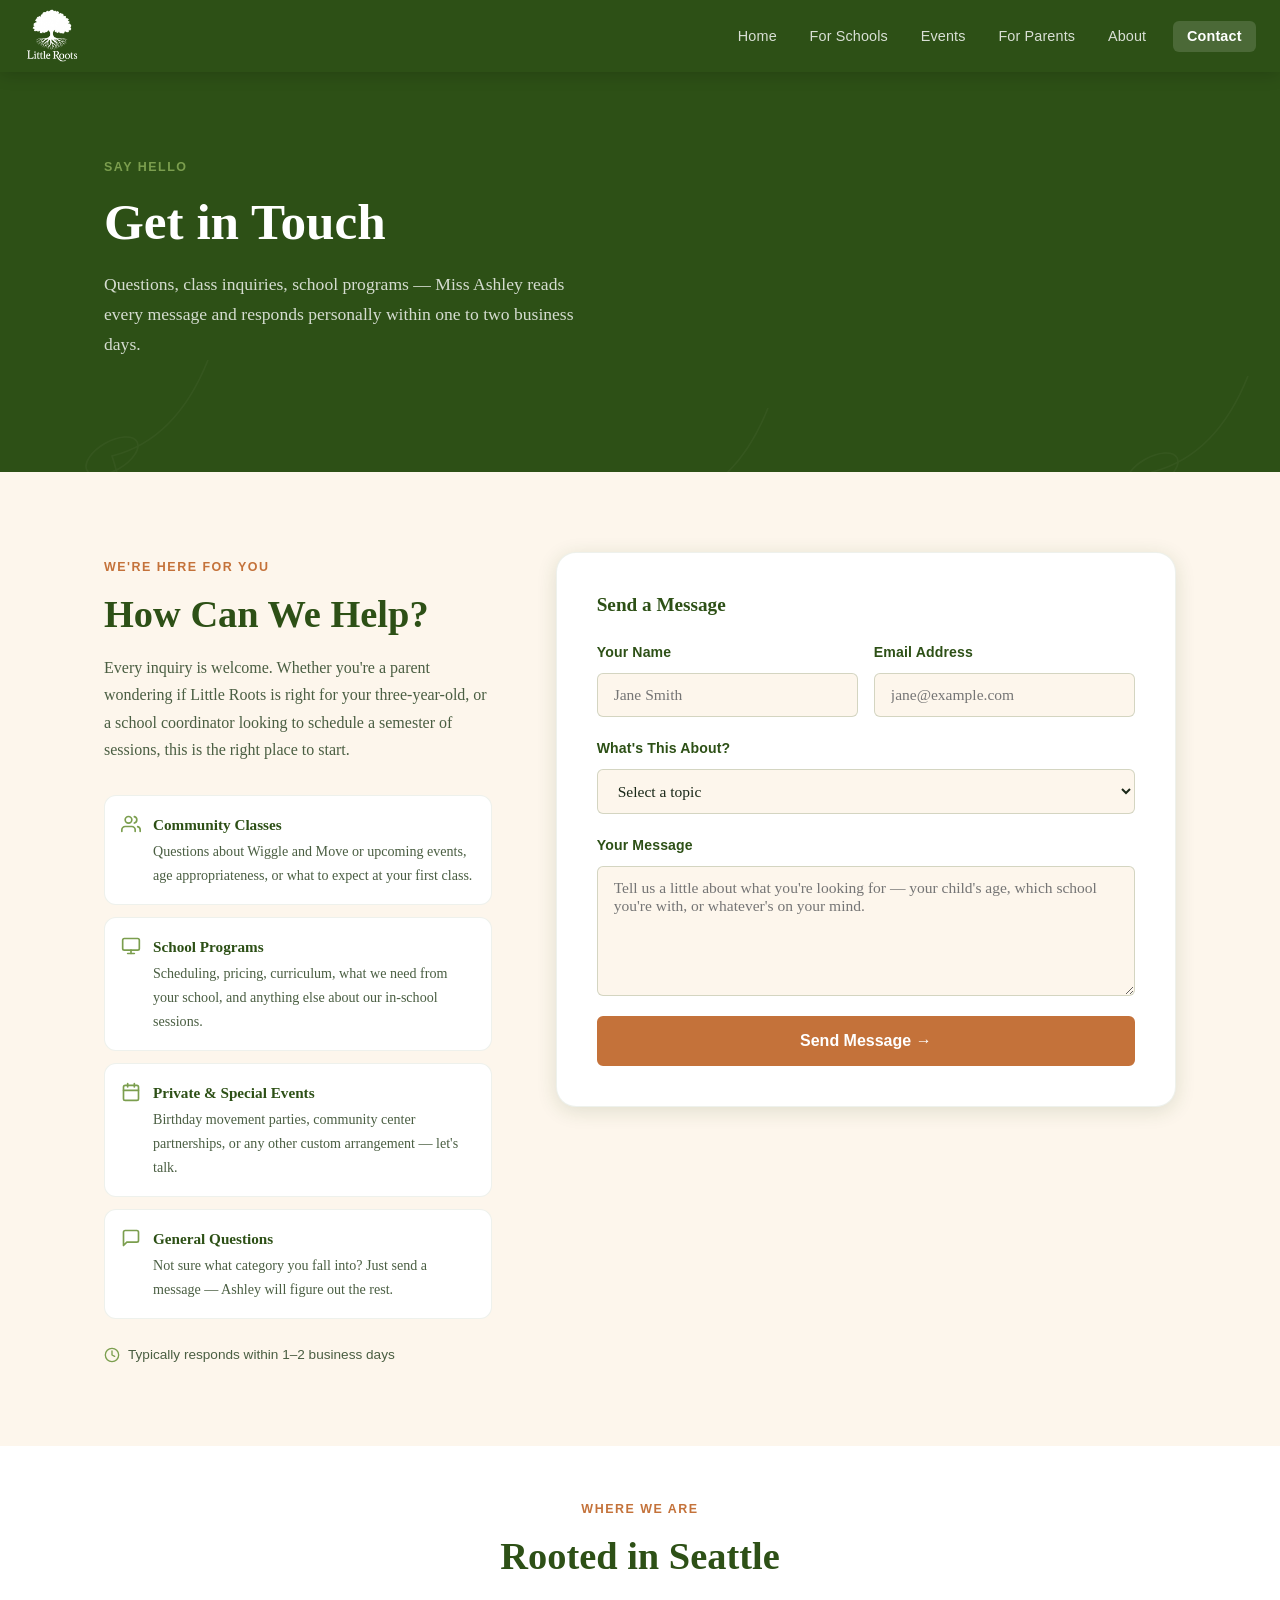
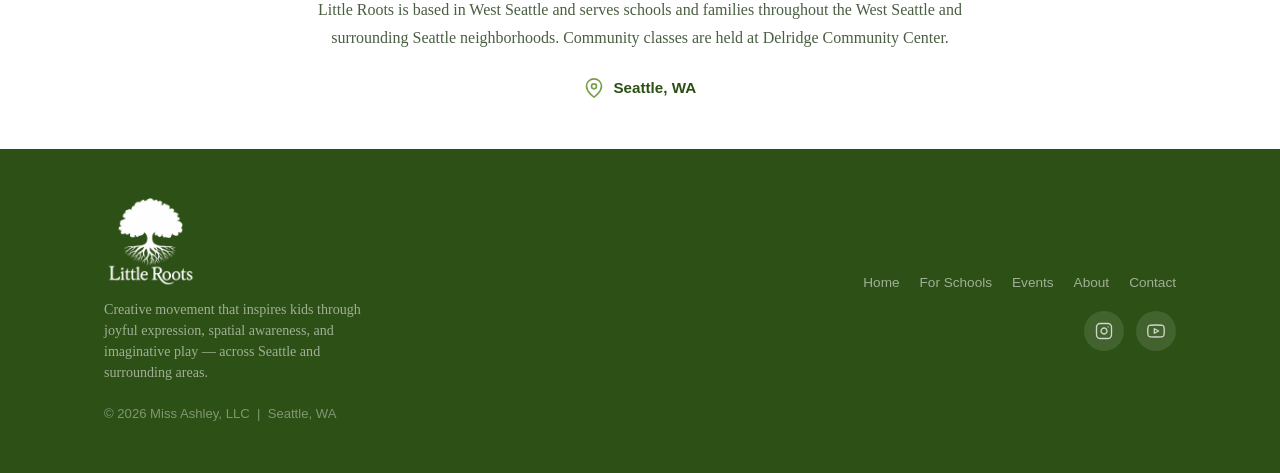
<file: contact.html>
<!DOCTYPE html>
<html lang="en">
<head>
  <meta charset="UTF-8" />
  <meta name="viewport" content="width=device-width, initial-scale=1.0" />
  <title>Contact — Little Roots Dance</title>
  <meta name="description" content="Reach out to Miss Ashley Thompson about community dance classes, school programs, or private events in West Seattle." />
  <link rel="stylesheet" href="style.css" />
</head>
<body>

<!-- ══════════════════════════════════════════
     NAV
════════════════════════════════════════════ -->
<nav class="site-nav" aria-label="Main navigation">
  <div class="container nav-inner">
    <a href="index.html" class="nav-logo" aria-label="Little Roots Dance home">
            <img src="images/logo-white.png" alt="Little Roots Dance" class="site-logo-img" width="65" height="63">
    </a>

    <ul class="nav-links" role="list">
      <li><a href="index.html">Home</a></li>
      <li><a href="schools.html">For Schools</a></li>
      <li><a href="events.html">Events</a></li>
      <li><a href="for-parents.html">For Parents</a></li>
      <li><a href="about.html">About</a></li>
      <li><a href="contact.html" class="btn-nav-cta">Contact</a></li>
    </ul>

    <button class="nav-toggle" aria-expanded="false" aria-controls="mobile-nav" aria-label="Open navigation menu">
      <span></span><span></span><span></span>
    </button>
  </div>
</nav>

<nav class="nav-mobile" id="mobile-nav" aria-label="Mobile navigation">
  <a href="index.html">Home</a>
  <a href="schools.html">For Schools</a>
  <a href="events.html">Events</a>
  <a href="for-parents.html">For Parents</a>
  <a href="about.html">About</a>
  <a href="contact.html">Contact</a>
</nav>

<!-- ══════════════════════════════════════════
     HERO
════════════════════════════════════════════ -->
<section class="hero" style="min-height:340px;" aria-label="Contact introduction">
  <svg class="hero-bg-pattern" viewBox="0 0 800 400" xmlns="http://www.w3.org/2000/svg" aria-hidden="true" preserveAspectRatio="xMidYMid slice">
    <g fill="none" stroke="#FDF6EC" stroke-width="1" opacity="0.5">
      <path d="M50 350 Q90 300 70 240 Q110 230 130 180"/>
      <path d="M400 380 Q440 330 420 270 Q460 260 480 210"/>
      <path d="M700 360 Q740 310 720 250 Q760 240 780 190"/>
      <ellipse cx="70" cy="240" rx="18" ry="9" transform="rotate(-30 70 240)"/>
      <ellipse cx="420" cy="270" rx="18" ry="9" transform="rotate(-30 420 270)"/>
      <ellipse cx="720" cy="250" rx="18" ry="9" transform="rotate(-30 720 250)"/>
    </g>
  </svg>
  <div class="container">
    <div class="hero-content">
      <span class="section-label">Say Hello</span>
      <h1>Get in Touch</h1>
      <p>Questions, class inquiries, school programs — Miss Ashley reads every message and responds personally within one to two business days.</p>
    </div>
  </div>
</section>

<!-- ══════════════════════════════════════════
     CONTACT GRID
     Note: This form uses Formspree for submission handling.
     To activate: create a free account at https://formspree.io, create a new
     form, and replace "REPLACE_WITH_YOUR_ID" below with your form's unique ID.
     The form will then send submissions directly to your email address.
════════════════════════════════════════════ -->
<section class="section bg-cream" id="contact-form" aria-labelledby="contact-heading">
  <div class="container">
    <div class="contact-grid">

      <!-- Left: What to reach out for -->
      <div class="contact-info">
        <span class="section-label">We're Here For You</span>
        <h2 id="contact-heading" class="section-heading">How Can We Help?</h2>
        <p>Every inquiry is welcome. Whether you're a parent wondering if Little Roots is right for your three-year-old, or a school coordinator looking to schedule a semester of sessions, this is the right place to start.</p>

        <div class="contact-reasons" role="list">
          <div class="contact-reason" role="listitem">
            <svg width="20" height="20" viewBox="0 0 24 24" fill="none" stroke="currentColor" stroke-width="2" stroke-linecap="round" stroke-linejoin="round" aria-hidden="true"><path d="M17 21v-2a4 4 0 0 0-4-4H5a4 4 0 0 0-4 4v2"/><circle cx="9" cy="7" r="4"/><path d="M23 21v-2a4 4 0 0 0-3-3.87"/><path d="M16 3.13a4 4 0 0 1 0 7.75"/></svg>
            <div>
              <strong>Community Classes</strong>
              <p>Questions about Wiggle and Move or upcoming events, age appropriateness, or what to expect at your first class.</p>
            </div>
          </div>
          <div class="contact-reason" role="listitem">
            <svg width="20" height="20" viewBox="0 0 24 24" fill="none" stroke="currentColor" stroke-width="2" stroke-linecap="round" stroke-linejoin="round" aria-hidden="true"><rect x="2" y="3" width="20" height="14" rx="2"/><path d="M8 21h8"/><path d="M12 17v4"/></svg>
            <div>
              <strong>School Programs</strong>
              <p>Scheduling, pricing, curriculum, what we need from your school, and anything else about our in-school sessions.</p>
            </div>
          </div>
          <div class="contact-reason" role="listitem">
            <svg width="20" height="20" viewBox="0 0 24 24" fill="none" stroke="currentColor" stroke-width="2" stroke-linecap="round" stroke-linejoin="round" aria-hidden="true"><rect x="3" y="4" width="18" height="18" rx="2" ry="2"/><line x1="16" y1="2" x2="16" y2="6"/><line x1="8" y1="2" x2="8" y2="6"/><line x1="3" y1="10" x2="21" y2="10"/></svg>
            <div>
              <strong>Private &amp; Special Events</strong>
              <p>Birthday movement parties, community center partnerships, or any other custom arrangement — let's talk.</p>
            </div>
          </div>
          <div class="contact-reason" role="listitem">
            <svg width="20" height="20" viewBox="0 0 24 24" fill="none" stroke="currentColor" stroke-width="2" stroke-linecap="round" stroke-linejoin="round" aria-hidden="true"><path d="M21 15a2 2 0 0 1-2 2H7l-4 4V5a2 2 0 0 1 2-2h14a2 2 0 0 1 2 2z"/></svg>
            <div>
              <strong>General Questions</strong>
              <p>Not sure what category you fall into? Just send a message — Ashley will figure out the rest.</p>
            </div>
          </div>
        </div>

        <div class="response-note" aria-label="Response time">
          <svg width="16" height="16" viewBox="0 0 24 24" fill="none" stroke="currentColor" stroke-width="2" stroke-linecap="round" stroke-linejoin="round" aria-hidden="true"><circle cx="12" cy="12" r="10"/><polyline points="12 6 12 12 16 14"/></svg>
          Typically responds within 1–2 business days
        </div>
      </div>

      <!-- Right: Form -->
      <div class="contact-form-wrap">
        <form
          action="https://formspree.io/f/REPLACE_WITH_YOUR_ID"
          method="POST"
          aria-labelledby="form-heading"
          novalidate
        >
          <h3 id="form-heading" style="color:var(--green-deep); margin-bottom:1.5rem; font-size:1.2rem;">Send a Message</h3>

          <div class="form-row">
            <div class="form-group">
              <label for="name">Your Name</label>
              <input
                type="text"
                id="name"
                name="name"
                placeholder="Jane Smith"
                autocomplete="name"
                required
              />
            </div>
            <div class="form-group">
              <label for="email">Email Address</label>
              <input
                type="email"
                id="email"
                name="email"
                placeholder="jane@example.com"
                autocomplete="email"
                required
              />
            </div>
          </div>

          <div class="form-group">
            <label for="subject">What's This About?</label>
            <select id="subject" name="subject" required>
              <option value="" disabled selected>Select a topic</option>
              <option value="Class Inquiry">Class Inquiry</option>
              <option value="School Program">School Program</option>
              <option value="Private Event">Private Event</option>
              <option value="Other">Other</option>
            </select>
          </div>

          <div class="form-group">
            <label for="message">Your Message</label>
            <textarea
              id="message"
              name="message"
              placeholder="Tell us a little about what you're looking for — your child's age, which school you're with, or whatever's on your mind."
              required
            ></textarea>
          </div>

          <div class="form-submit-wrap">
            <button type="submit" class="btn btn-primary">Send Message &rarr;</button>
          </div>
        </form>
      </div>

    </div>
  </div>
</section>

<!-- ══════════════════════════════════════════
     LOCATION CALLOUT
════════════════════════════════════════════ -->
<section class="section-sm bg-white" id="location" aria-labelledby="location-heading">
  <div class="container" style="max-width: 700px; text-align: center;">
    <span class="section-label">Where We Are</span>
    <h2 id="location-heading" class="section-heading">Rooted in Seattle</h2>
    <p>Little Roots is based in West Seattle and serves schools and families throughout the West Seattle and surrounding Seattle neighborhoods. Community classes are held at Delridge Community Center.</p>
    <div style="display:flex; align-items:center; justify-content:center; gap:0.6rem; margin-top:1.5rem;">
      <svg width="20" height="20" viewBox="0 0 24 24" fill="none" stroke="#7B9E4E" stroke-width="2" stroke-linecap="round" stroke-linejoin="round" aria-hidden="true"><path d="M21 10c0 7-9 13-9 13s-9-6-9-13a9 9 0 0 1 18 0z"/><circle cx="12" cy="10" r="3"/></svg>
      <span style="font-family:'Helvetica Neue',Arial,sans-serif; font-weight:600; color:var(--green-deep); font-size:0.95rem;">Seattle, WA</span>
    </div>
  </div>
</section>

<!-- ══════════════════════════════════════════
     FOOTER
════════════════════════════════════════════ -->
<footer class="site-footer" aria-label="Site footer">
  <div class="container">
    <div class="footer-inner">
      <div>
        <div class="footer-brand">
                    <img src="images/logo-white.png" alt="Little Roots Dance" class="footer-logo-img" width="120" height="116">
        </div>
        <p class="footer-tagline">Creative movement that inspires kids through joyful expression, spatial awareness, and imaginative play — across Seattle and surrounding areas.</p>
        <p class="footer-copy">&copy; 2026 Miss Ashley, LLC &nbsp;|&nbsp; Seattle, WA</p>
      </div>
      <div class="footer-right">
        <nav class="footer-nav-links" aria-label="Footer navigation">
          <a href="index.html">Home</a>
          <a href="schools.html">For Schools</a>
          <a href="events.html">Events</a>
          <a href="about.html">About</a>
          <a href="contact.html">Contact</a>
        </nav>
        <div class="footer-social" aria-label="Social media links">
          <a href="#" aria-label="Follow Little Roots on Instagram">
            <svg viewBox="0 0 24 24" fill="none" stroke="currentColor" stroke-width="1.8" stroke-linecap="round" stroke-linejoin="round" aria-hidden="true"><rect x="2" y="2" width="20" height="20" rx="5" ry="5"/><path d="M16 11.37A4 4 0 1 1 12.63 8 4 4 0 0 1 16 11.37z"/><line x1="17.5" y1="6.5" x2="17.51" y2="6.5"/></svg>
          </a>
          <a href="#" aria-label="Watch Little Roots on YouTube">
            <svg viewBox="0 0 24 24" fill="none" stroke="currentColor" stroke-width="1.8" stroke-linecap="round" stroke-linejoin="round" aria-hidden="true"><path d="M22.54 6.42a2.78 2.78 0 0 0-1.95-1.96C18.88 4 12 4 12 4s-6.88 0-8.59.46A2.78 2.78 0 0 0 1.46 6.42 29 29 0 0 0 1 12a29 29 0 0 0 .46 5.58 2.78 2.78 0 0 0 1.95 1.95C5.12 20 12 20 12 20s6.88 0 8.59-.47a2.78 2.78 0 0 0 1.95-1.95A29 29 0 0 0 23 12a29 29 0 0 0-.46-5.58z"/><polygon points="9.75 15.02 15.5 12 9.75 8.98 9.75 15.02"/></svg>
          </a>
        </div>
      </div>
    </div>
  </div>
</footer>

<script src="script.js"></script>
</body>
</html>
</file>
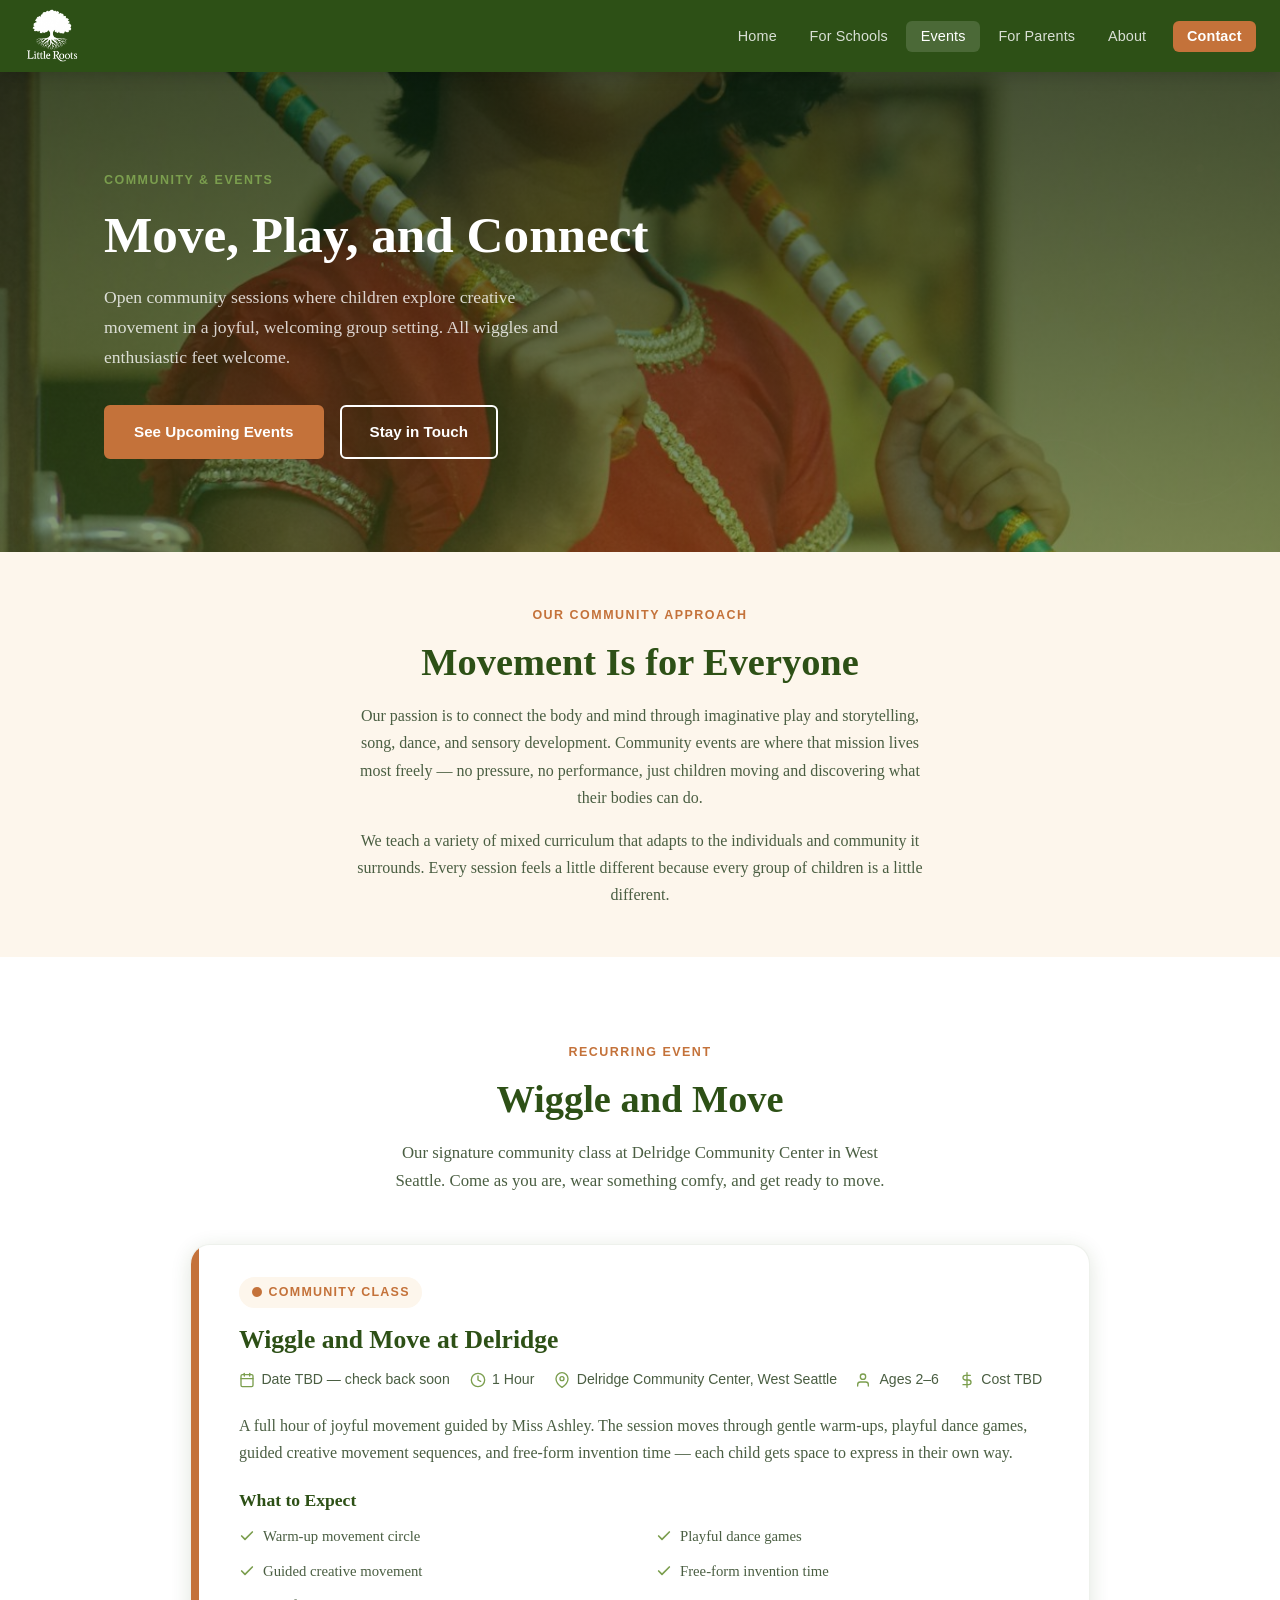
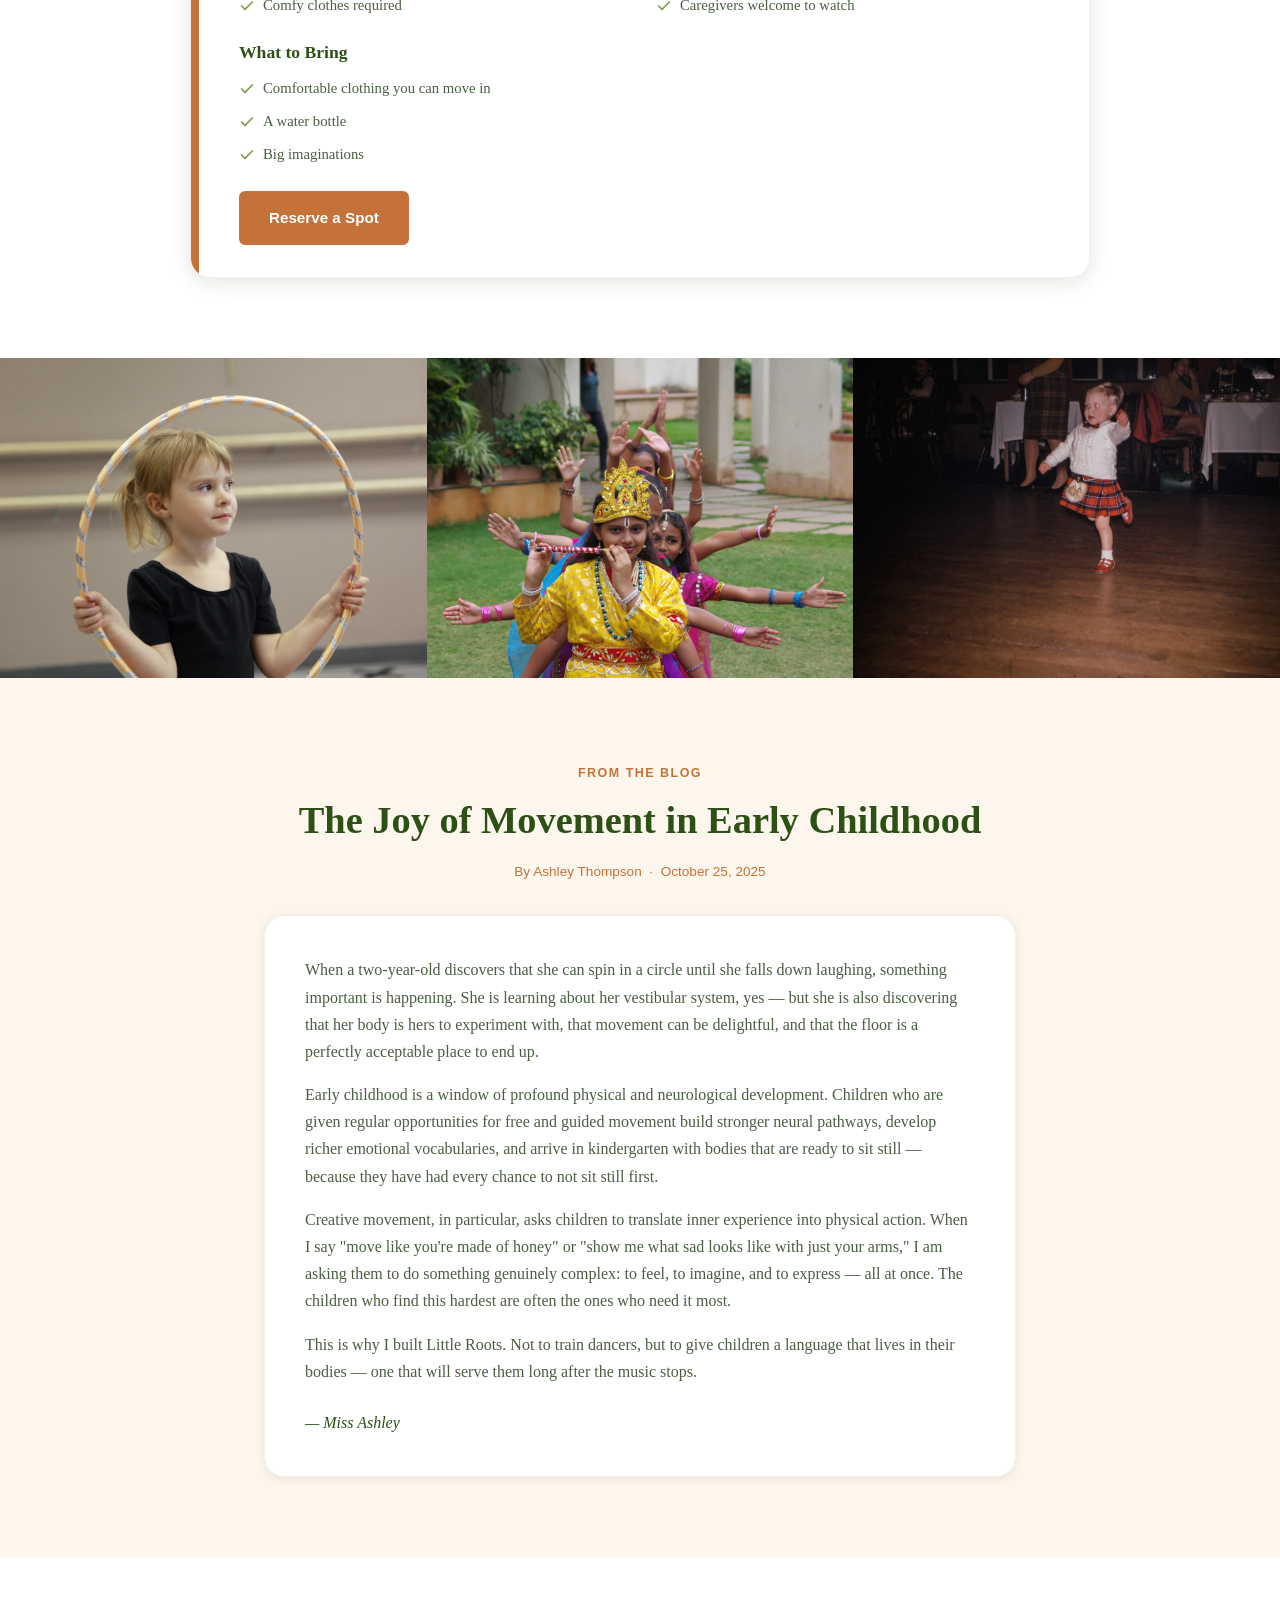
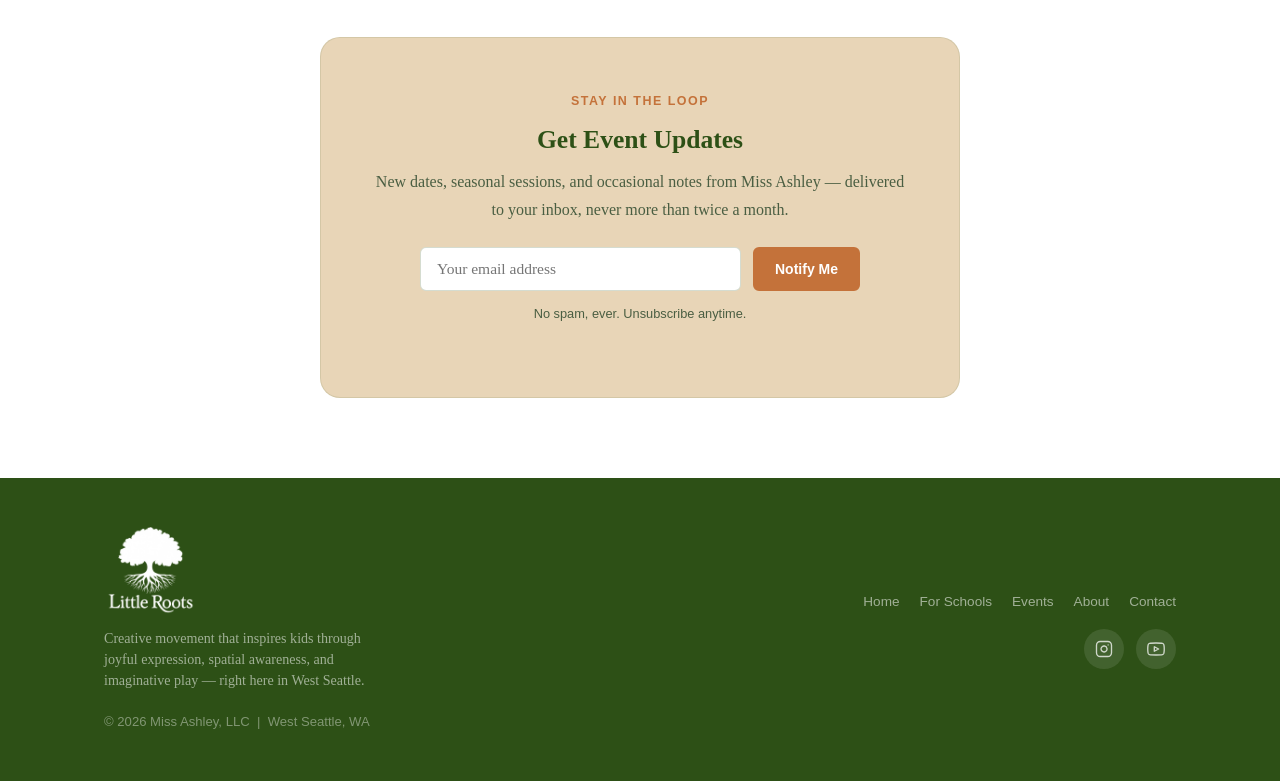
<file: events.html>
<!DOCTYPE html>
<html lang="en">
<head>
  <meta charset="UTF-8" />
  <meta name="viewport" content="width=device-width, initial-scale=1.0" />
  <title>Events — Little Roots Dance</title>
  <meta name="description" content="Join Miss Ashley Thompson for Wiggle and Move community movement classes at Delridge Community Center in West Seattle. Open to children ages 2–6." />
  <link rel="stylesheet" href="style.css" />
</head>
<body>

<!-- ══════════════════════════════════════════
     NAV
════════════════════════════════════════════ -->
<nav class="site-nav" aria-label="Main navigation">
  <div class="container nav-inner">
    <a href="index.html" class="nav-logo" aria-label="Little Roots Dance home">
            <img src="images/logo-white.png" alt="Little Roots Dance" class="site-logo-img" width="65" height="63">
    </a>

    <ul class="nav-links" role="list">
      <li><a href="index.html">Home</a></li>
      <li><a href="schools.html">For Schools</a></li>
      <li><a href="events.html">Events</a></li>
      <li><a href="for-parents.html">For Parents</a></li>
      <li><a href="about.html">About</a></li>
      <li><a href="contact.html" class="btn-nav-cta">Contact</a></li>
    </ul>

    <button class="nav-toggle" aria-expanded="false" aria-controls="mobile-nav" aria-label="Open navigation menu">
      <span></span><span></span><span></span>
    </button>
  </div>
</nav>

<nav class="nav-mobile" id="mobile-nav" aria-label="Mobile navigation">
  <a href="index.html">Home</a>
  <a href="schools.html">For Schools</a>
  <a href="events.html">Events</a>
  <a href="for-parents.html">For Parents</a>
  <a href="about.html">About</a>
  <a href="contact.html">Contact</a>
</nav>

<!-- ══════════════════════════════════════════
     HERO
════════════════════════════════════════════ -->
<section class="hero" aria-label="Events introduction" style="background-image: linear-gradient(rgba(11,35,14,0.72), rgba(45,80,22,0.58)), url('images/girl-movement.jpg'); background-size: cover; background-position: center;">
  <svg class="hero-bg-pattern" viewBox="0 0 800 600" xmlns="http://www.w3.org/2000/svg" aria-hidden="true" preserveAspectRatio="xMidYMid slice">
    <g fill="none" stroke="#FDF6EC" stroke-width="1.2" opacity="0.6">
      <!-- Stars/sparkles suggesting festivity -->
      <circle cx="100" cy="120" r="3" fill="#FDF6EC" opacity="0.3"/>
      <circle cx="250" cy="80" r="2" fill="#FDF6EC" opacity="0.25"/>
      <circle cx="600" cy="100" r="3" fill="#FDF6EC" opacity="0.3"/>
      <circle cx="750" cy="60" r="2" fill="#FDF6EC" opacity="0.25"/>
      <circle cx="400" cy="200" r="4" fill="#FDF6EC" opacity="0.2"/>
      <!-- Swirls suggesting movement/dance -->
      <path d="M80 300 Q120 260 160 300 Q200 340 240 300" opacity="0.3"/>
      <path d="M400 350 Q440 310 480 350 Q520 390 560 350" opacity="0.25"/>
      <path d="M620 250 Q660 210 700 250 Q740 290 780 250" opacity="0.3"/>
      <!-- leaves -->
      <ellipse cx="300" cy="150" rx="22" ry="11" transform="rotate(-25 300 150)" opacity="0.25"/>
      <ellipse cx="500" cy="180" rx="18" ry="9" transform="rotate(15 500 180)" opacity="0.2"/>
    </g>
  </svg>
  <div class="container">
    <div class="hero-content">
      <span class="section-label">Community &amp; Events</span>
      <h1>Move, Play, and Connect</h1>
      <p>Open community sessions where children explore creative movement in a joyful, welcoming group setting. All wiggles and enthusiastic feet welcome.</p>
      <div class="hero-ctas">
        <a href="#wiggle-and-move" class="btn btn-primary">See Upcoming Events</a>
        <a href="contact.html" class="btn btn-outline">Stay in Touch</a>
      </div>
    </div>
  </div>
</section>

<!-- ══════════════════════════════════════════
     INTRO
════════════════════════════════════════════ -->
<section class="section-sm bg-cream" id="events-intro" aria-labelledby="intro-heading">
  <div class="container">
    <div class="events-intro">
      <span class="section-label">Our Community Approach</span>
      <h2 id="intro-heading" class="section-heading">Movement Is for Everyone</h2>
      <p>Our passion is to connect the body and mind through imaginative play and storytelling, song, dance, and sensory development. Community events are where that mission lives most freely — no pressure, no performance, just children moving and discovering what their bodies can do.</p>
      <p style="margin-top:1rem;">We teach a variety of mixed curriculum that adapts to the individuals and community it surrounds. Every session feels a little different because every group of children is a little different.</p>
    </div>
  </div>
</section>

<!-- ══════════════════════════════════════════
     WIGGLE AND MOVE
════════════════════════════════════════════ -->
<section class="section bg-white" id="wiggle-and-move" aria-labelledby="wam-heading">
  <div class="container">
    <div class="text-center">
      <span class="section-label">Recurring Event</span>
      <h2 class="section-heading" id="wam-heading">Wiggle and Move</h2>
      <p class="section-sub">Our signature community class at Delridge Community Center in West Seattle. Come as you are, wear something comfy, and get ready to move.</p>
    </div>

    <div class="event-card" style="max-width:900px;">
      <div class="event-card-accent" aria-hidden="true"></div>
      <div class="event-card-body">
        <div class="event-tag">
          <svg width="12" height="12" viewBox="0 0 24 24" fill="currentColor" aria-hidden="true"><circle cx="12" cy="12" r="10"/></svg>
          Community Class
        </div>
        <h3 id="wam-heading-card">Wiggle and Move at Delridge</h3>

        <div class="event-meta">
          <div class="event-meta-item">
            <svg width="16" height="16" viewBox="0 0 24 24" fill="none" stroke="currentColor" stroke-width="2" stroke-linecap="round" stroke-linejoin="round" aria-hidden="true"><rect x="3" y="4" width="18" height="18" rx="2" ry="2"/><line x1="16" y1="2" x2="16" y2="6"/><line x1="8" y1="2" x2="8" y2="6"/><line x1="3" y1="10" x2="21" y2="10"/></svg>
            Date TBD — check back soon
          </div>
          <div class="event-meta-item">
            <svg width="16" height="16" viewBox="0 0 24 24" fill="none" stroke="currentColor" stroke-width="2" stroke-linecap="round" stroke-linejoin="round" aria-hidden="true"><circle cx="12" cy="12" r="10"/><polyline points="12 6 12 12 16 14"/></svg>
            1 Hour
          </div>
          <div class="event-meta-item">
            <svg width="16" height="16" viewBox="0 0 24 24" fill="none" stroke="currentColor" stroke-width="2" stroke-linecap="round" stroke-linejoin="round" aria-hidden="true"><path d="M21 10c0 7-9 13-9 13s-9-6-9-13a9 9 0 0 1 18 0z"/><circle cx="12" cy="10" r="3"/></svg>
            Delridge Community Center, West Seattle
          </div>
          <div class="event-meta-item">
            <svg width="16" height="16" viewBox="0 0 24 24" fill="none" stroke="currentColor" stroke-width="2" stroke-linecap="round" stroke-linejoin="round" aria-hidden="true"><path d="M17 21v-2a4 4 0 0 0-4-4H5a4 4 0 0 0-4 4v2"/><circle cx="9" cy="7" r="4"/></svg>
            Ages 2–6
          </div>
          <div class="event-meta-item">
            <svg width="16" height="16" viewBox="0 0 24 24" fill="none" stroke="currentColor" stroke-width="2" stroke-linecap="round" stroke-linejoin="round" aria-hidden="true"><line x1="12" y1="1" x2="12" y2="23"/><path d="M17 5H9.5a3.5 3.5 0 0 0 0 7h5a3.5 3.5 0 0 1 0 7H6"/></svg>
            Cost TBD
          </div>
        </div>

        <p>A full hour of joyful movement guided by Miss Ashley. The session moves through gentle warm-ups, playful dance games, guided creative movement sequences, and free-form invention time — each child gets space to express in their own way.</p>

        <h4 style="color:var(--green-deep); margin-bottom:0.75rem; margin-top:1rem;">What to Expect</h4>
        <ul style="display:grid; grid-template-columns:1fr 1fr; gap:0.6rem 1.5rem; list-style:none; margin-bottom:1.5rem;" role="list">
          <li style="display:flex; align-items:center; gap:0.5rem; font-size:0.92rem; color:var(--text-light);">
            <svg width="16" height="16" viewBox="0 0 24 24" fill="none" stroke="#7B9E4E" stroke-width="2.5" stroke-linecap="round" stroke-linejoin="round" aria-hidden="true"><polyline points="20 6 9 17 4 12"/></svg>
            Warm-up movement circle
          </li>
          <li style="display:flex; align-items:center; gap:0.5rem; font-size:0.92rem; color:var(--text-light);">
            <svg width="16" height="16" viewBox="0 0 24 24" fill="none" stroke="#7B9E4E" stroke-width="2.5" stroke-linecap="round" stroke-linejoin="round" aria-hidden="true"><polyline points="20 6 9 17 4 12"/></svg>
            Playful dance games
          </li>
          <li style="display:flex; align-items:center; gap:0.5rem; font-size:0.92rem; color:var(--text-light);">
            <svg width="16" height="16" viewBox="0 0 24 24" fill="none" stroke="#7B9E4E" stroke-width="2.5" stroke-linecap="round" stroke-linejoin="round" aria-hidden="true"><polyline points="20 6 9 17 4 12"/></svg>
            Guided creative movement
          </li>
          <li style="display:flex; align-items:center; gap:0.5rem; font-size:0.92rem; color:var(--text-light);">
            <svg width="16" height="16" viewBox="0 0 24 24" fill="none" stroke="#7B9E4E" stroke-width="2.5" stroke-linecap="round" stroke-linejoin="round" aria-hidden="true"><polyline points="20 6 9 17 4 12"/></svg>
            Free-form invention time
          </li>
          <li style="display:flex; align-items:center; gap:0.5rem; font-size:0.92rem; color:var(--text-light);">
            <svg width="16" height="16" viewBox="0 0 24 24" fill="none" stroke="#7B9E4E" stroke-width="2.5" stroke-linecap="round" stroke-linejoin="round" aria-hidden="true"><polyline points="20 6 9 17 4 12"/></svg>
            Comfy clothes required
          </li>
          <li style="display:flex; align-items:center; gap:0.5rem; font-size:0.92rem; color:var(--text-light);">
            <svg width="16" height="16" viewBox="0 0 24 24" fill="none" stroke="#7B9E4E" stroke-width="2.5" stroke-linecap="round" stroke-linejoin="round" aria-hidden="true"><polyline points="20 6 9 17 4 12"/></svg>
            Caregivers welcome to watch
          </li>
        </ul>

        <h4 style="color:var(--green-deep); margin-bottom:0.75rem; margin-top:1rem;">What to Bring</h4>
        <ul style="display:flex; flex-direction:column; gap:0.5rem; list-style:none; margin-bottom:1.5rem;" role="list">
          <li style="display:flex; align-items:center; gap:0.5rem; font-size:0.92rem; color:var(--text-light);">
            <svg width="16" height="16" viewBox="0 0 24 24" fill="none" stroke="#7B9E4E" stroke-width="2.5" stroke-linecap="round" stroke-linejoin="round" aria-hidden="true"><polyline points="20 6 9 17 4 12"/></svg>
            Comfortable clothing you can move in
          </li>
          <li style="display:flex; align-items:center; gap:0.5rem; font-size:0.92rem; color:var(--text-light);">
            <svg width="16" height="16" viewBox="0 0 24 24" fill="none" stroke="#7B9E4E" stroke-width="2.5" stroke-linecap="round" stroke-linejoin="round" aria-hidden="true"><polyline points="20 6 9 17 4 12"/></svg>
            A water bottle
          </li>
          <li style="display:flex; align-items:center; gap:0.5rem; font-size:0.92rem; color:var(--text-light);">
            <svg width="16" height="16" viewBox="0 0 24 24" fill="none" stroke="#7B9E4E" stroke-width="2.5" stroke-linecap="round" stroke-linejoin="round" aria-hidden="true"><polyline points="20 6 9 17 4 12"/></svg>
            Big imaginations
          </li>
        </ul>

        <a href="contact.html" class="btn btn-primary">Reserve a Spot</a>
      </div>
    </div>
  </div>
</section>

<!-- ══════════════════════════════════════════
     PHOTO STRIP
════════════════════════════════════════════ -->
<div class="photo-strip" aria-hidden="true">
  <div class="photo-strip-cell"><img src="images/hula-hoop.jpg" alt="Child with hula hoop in movement class" style="object-position: 50% 40%;"></div>
  <div class="photo-strip-cell"><img src="images/group-dance.jpg" alt="Group of children in dance attire" style="object-position: 50% 30%;"></div>
  <div class="photo-strip-cell"><img src="images/hero-dance.jpg" alt="Child dancing with expressive movement" style="object-position: 50% 40%;"></div>
</div>

<!-- ══════════════════════════════════════════
     BLOG PREVIEW
════════════════════════════════════════════ -->
<section class="section bg-cream" id="from-ashley" aria-labelledby="blog-heading">
  <div class="container" style="max-width: 800px;">
    <div class="text-center">
      <span class="section-label">From the Blog</span>
      <h2 class="section-heading" id="blog-heading">The Joy of Movement in Early Childhood</h2>
      <p style="font-family:'Helvetica Neue', Arial, sans-serif; font-size:0.85rem; color:var(--clay); margin-bottom:2rem;">By Ashley Thompson &nbsp;&middot;&nbsp; October 25, 2025</p>
    </div>
    <div style="background:var(--white); border-radius:var(--radius-lg); padding:2.5rem; box-shadow:var(--shadow-sm); border:1px solid rgba(45,80,22,0.08);">
      <p>When a two-year-old discovers that she can spin in a circle until she falls down laughing, something important is happening. She is learning about her vestibular system, yes — but she is also discovering that her body is hers to experiment with, that movement can be delightful, and that the floor is a perfectly acceptable place to end up.</p>
      <p style="margin-top:1rem;">Early childhood is a window of profound physical and neurological development. Children who are given regular opportunities for free and guided movement build stronger neural pathways, develop richer emotional vocabularies, and arrive in kindergarten with bodies that are ready to sit still — because they have had every chance to not sit still first.</p>
      <p style="margin-top:1rem;">Creative movement, in particular, asks children to translate inner experience into physical action. When I say "move like you're made of honey" or "show me what sad looks like with just your arms," I am asking them to do something genuinely complex: to feel, to imagine, and to express — all at once. The children who find this hardest are often the ones who need it most.</p>
      <p style="margin-top:1rem;">This is why I built Little Roots. Not to train dancers, but to give children a language that lives in their bodies — one that will serve them long after the music stops.</p>
      <p style="margin-top:1.5rem; font-style:italic; color:var(--green-deep);">— Miss Ashley</p>
    </div>
  </div>
</section>

<!-- ══════════════════════════════════════════
     NEWSLETTER / STAY IN THE LOOP
     Note: This form UI requires a third-party email service to function.
     Connect Mailchimp (or similar) by replacing the form action with your
     Mailchimp embedded form POST URL, or use a service like ConvertKit,
     EmailOctopus, or Buttondown. The current form is UI-only.
════════════════════════════════════════════ -->
<section class="section bg-white" id="newsletter" aria-labelledby="newsletter-heading">
  <div class="container">
    <div class="newsletter-band">
      <span class="section-label">Stay in the Loop</span>
      <h3 id="newsletter-heading">Get Event Updates</h3>
      <p>New dates, seasonal sessions, and occasional notes from Miss Ashley — delivered to your inbox, never more than twice a month.</p>
      <form class="newsletter-form" aria-label="Email signup form">
        <label for="newsletter-email" class="sr-only" style="position:absolute; width:1px; height:1px; overflow:hidden; clip:rect(0,0,0,0);">Your email address</label>
        <input type="email" id="newsletter-email" name="email" placeholder="Your email address" autocomplete="email" required />
        <button type="submit" class="btn btn-primary btn-sm">Notify Me</button>
      </form>
      <p class="newsletter-note">No spam, ever. Unsubscribe anytime.</p>
    </div>
  </div>
</section>

<!-- ══════════════════════════════════════════
     FOOTER
════════════════════════════════════════════ -->
<footer class="site-footer" aria-label="Site footer">
  <div class="container">
    <div class="footer-inner">
      <div>
        <div class="footer-brand">
                    <img src="images/logo-white.png" alt="Little Roots Dance" class="footer-logo-img" width="120" height="116">
        </div>
        <p class="footer-tagline">Creative movement that inspires kids through joyful expression, spatial awareness, and imaginative play — right here in West Seattle.</p>
        <p class="footer-copy">&copy; 2026 Miss Ashley, LLC &nbsp;|&nbsp; West Seattle, WA</p>
      </div>
      <div class="footer-right">
        <nav class="footer-nav-links" aria-label="Footer navigation">
          <a href="index.html">Home</a>
          <a href="schools.html">For Schools</a>
          <a href="events.html">Events</a>
          <a href="about.html">About</a>
          <a href="contact.html">Contact</a>
        </nav>
        <div class="footer-social" aria-label="Social media links">
          <a href="#" aria-label="Follow Little Roots on Instagram">
            <svg viewBox="0 0 24 24" fill="none" stroke="currentColor" stroke-width="1.8" stroke-linecap="round" stroke-linejoin="round" aria-hidden="true"><rect x="2" y="2" width="20" height="20" rx="5" ry="5"/><path d="M16 11.37A4 4 0 1 1 12.63 8 4 4 0 0 1 16 11.37z"/><line x1="17.5" y1="6.5" x2="17.51" y2="6.5"/></svg>
          </a>
          <a href="#" aria-label="Watch Little Roots on YouTube">
            <svg viewBox="0 0 24 24" fill="none" stroke="currentColor" stroke-width="1.8" stroke-linecap="round" stroke-linejoin="round" aria-hidden="true"><path d="M22.54 6.42a2.78 2.78 0 0 0-1.95-1.96C18.88 4 12 4 12 4s-6.88 0-8.59.46A2.78 2.78 0 0 0 1.46 6.42 29 29 0 0 0 1 12a29 29 0 0 0 .46 5.58 2.78 2.78 0 0 0 1.95 1.95C5.12 20 12 20 12 20s6.88 0 8.59-.47a2.78 2.78 0 0 0 1.95-1.95A29 29 0 0 0 23 12a29 29 0 0 0-.46-5.58z"/><polygon points="9.75 15.02 15.5 12 9.75 8.98 9.75 15.02"/></svg>
          </a>
        </div>
      </div>
    </div>
  </div>
</footer>

<script src="script.js"></script>
</body>
</html>
</file>
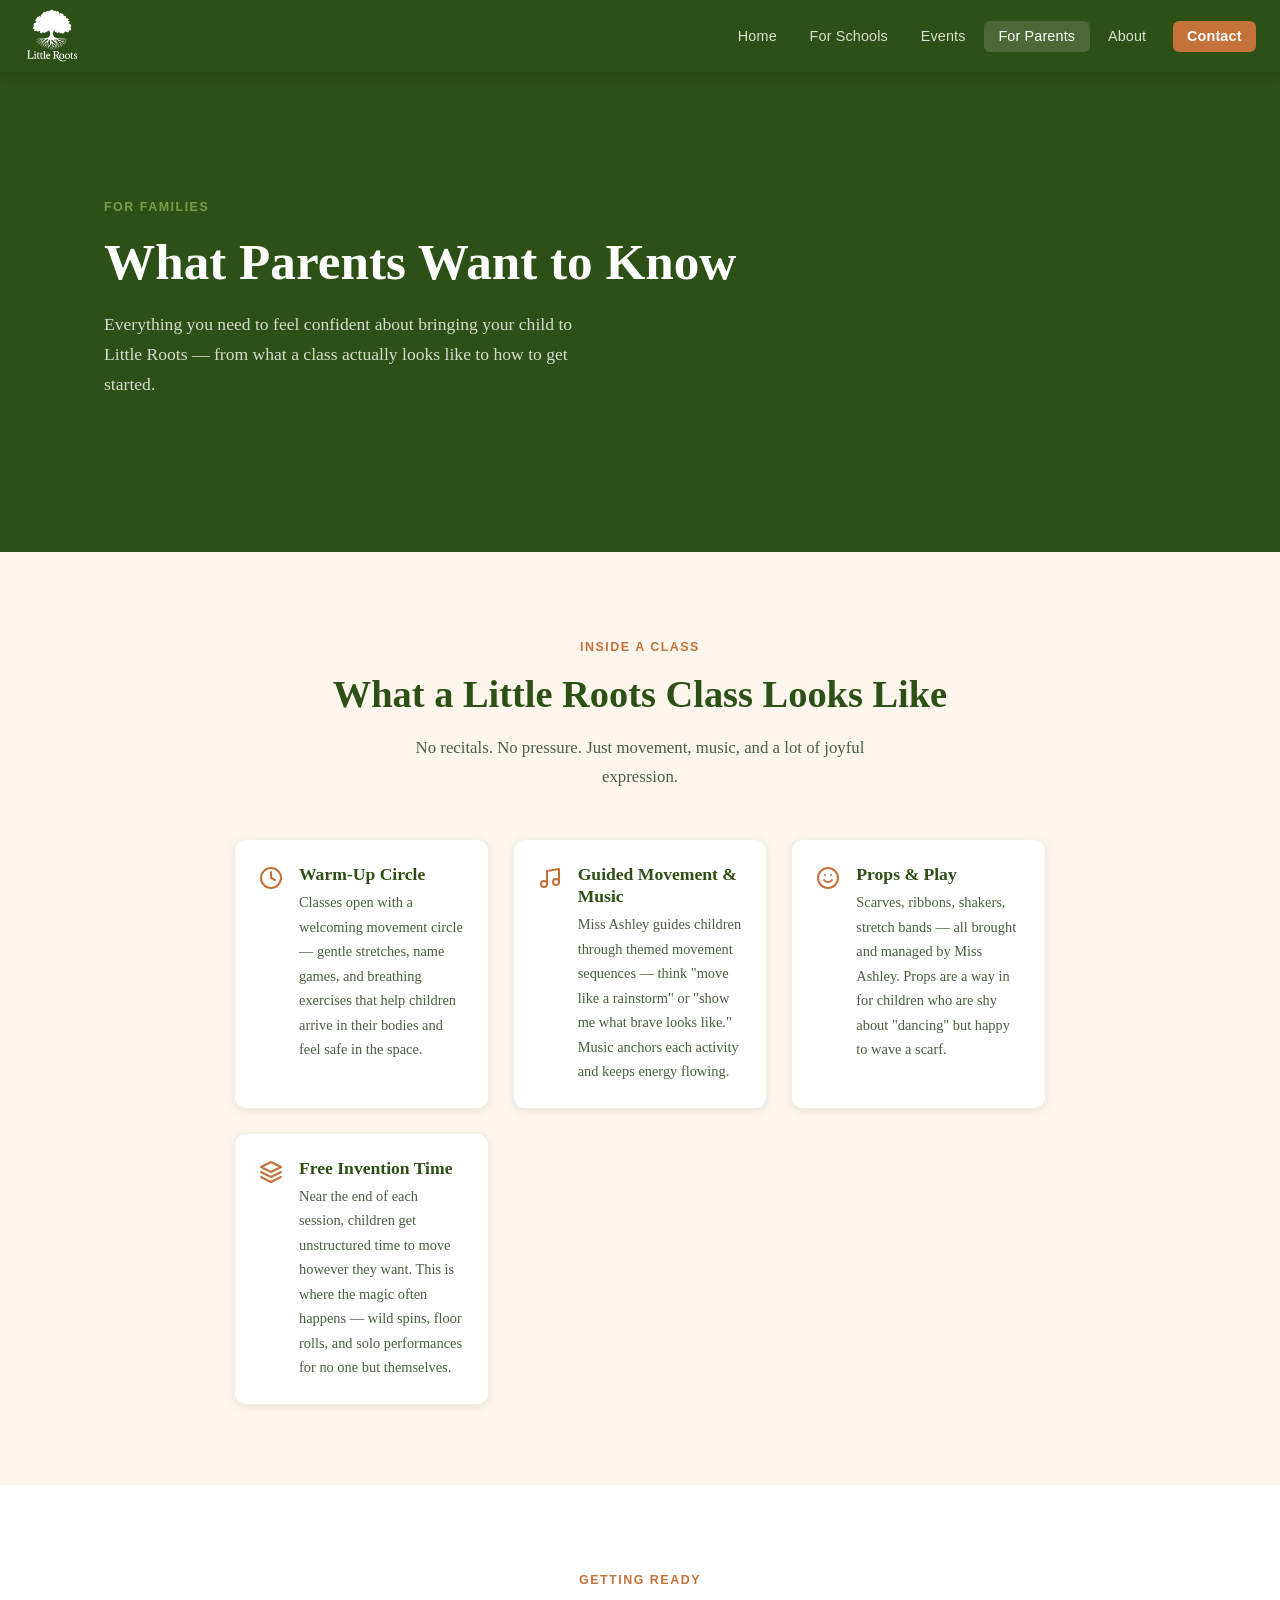
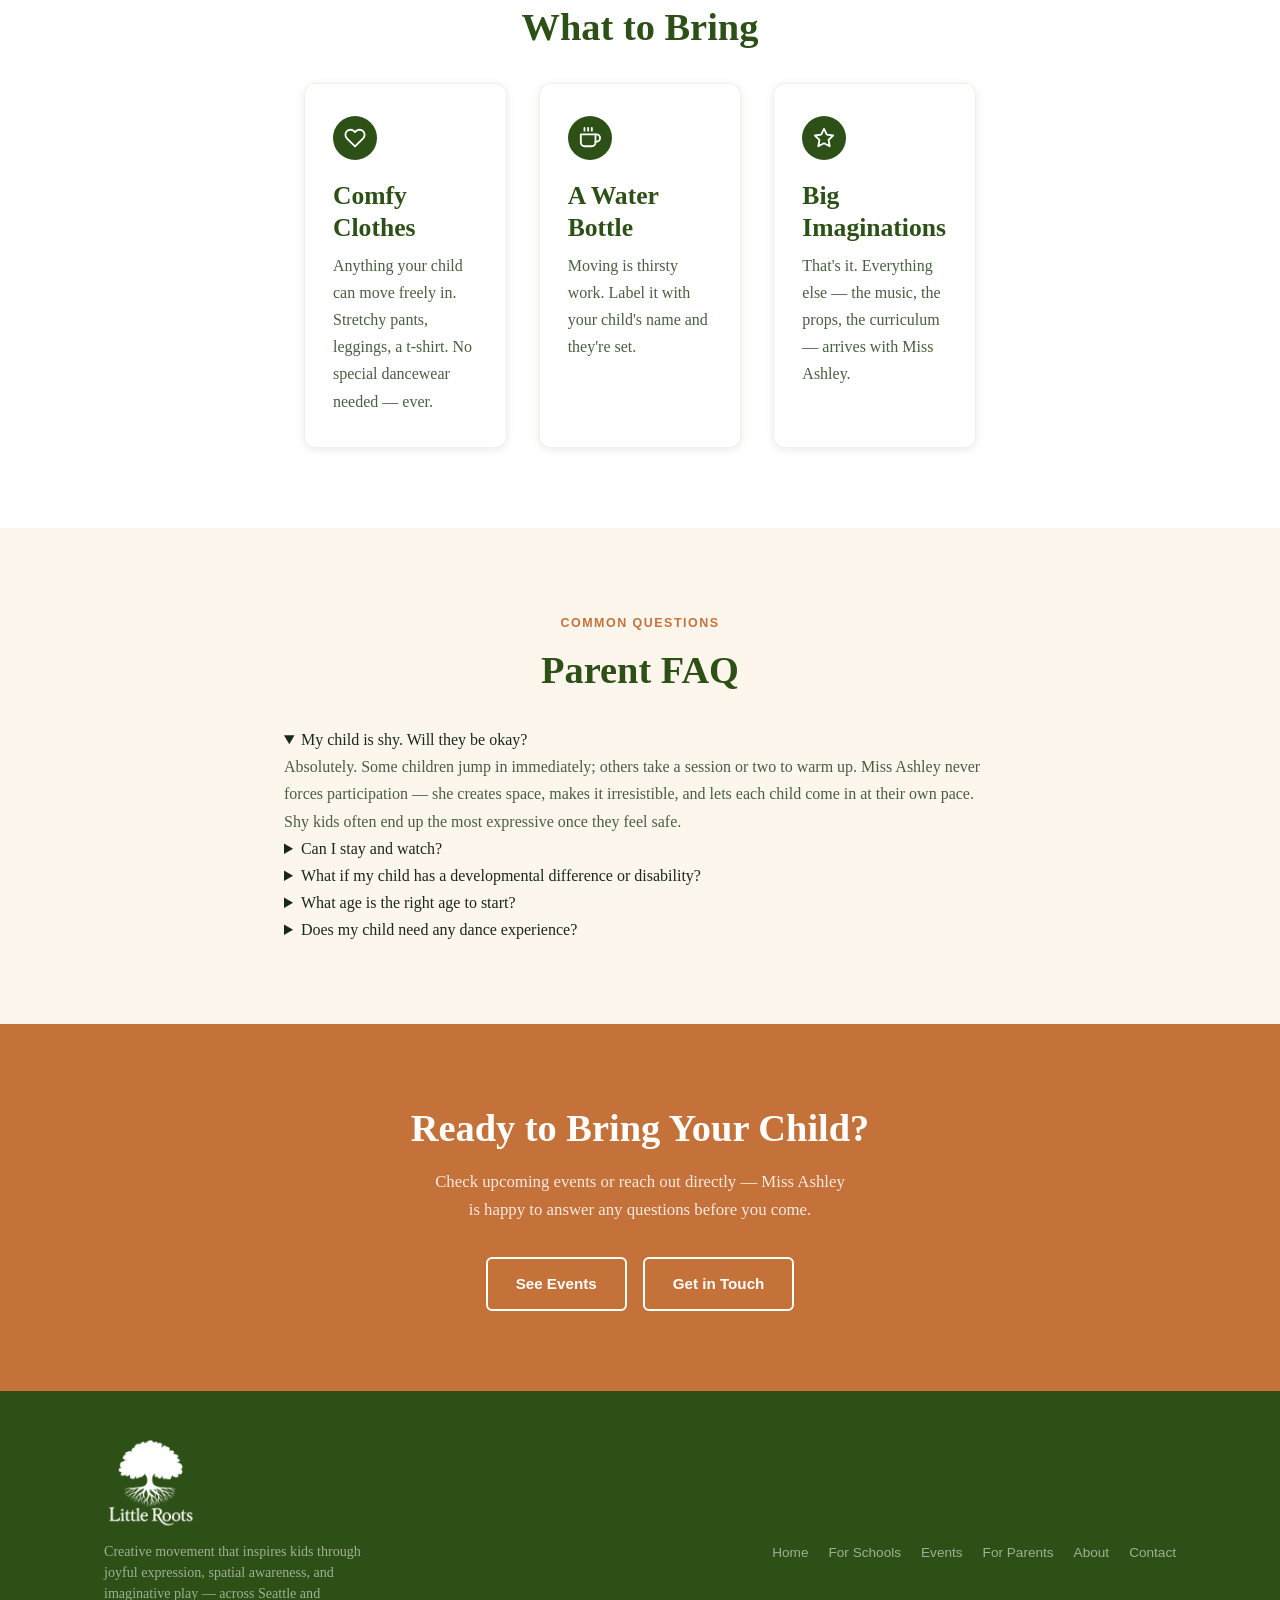
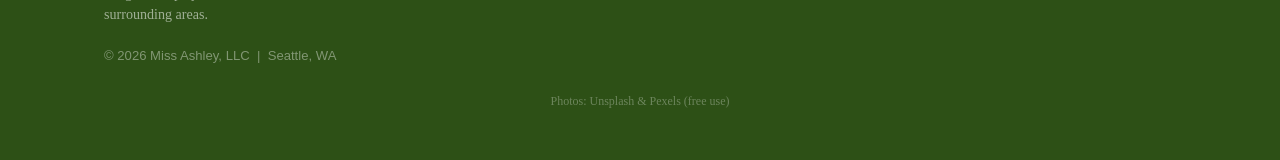
<file: for-parents.html>
<!DOCTYPE html>
<html lang="en">
<head>
  <meta charset="UTF-8" />
  <meta name="viewport" content="width=device-width, initial-scale=1.0" />
  <title>For Parents — Little Roots Dance</title>
  <meta name="description" content="Everything parents need to know about Little Roots Dance — what to expect, how classes work, what to bring, and how to get your child involved." />
  <link rel="stylesheet" href="style.css" />
</head>
<body>

<nav class="site-nav" aria-label="Main navigation">
  <div class="container nav-inner">
    <a href="index.html" class="nav-logo" aria-label="Little Roots Dance home">
      <img src="images/logo-white.png" alt="Little Roots Dance" class="site-logo-img" width="65" height="63">
    </a>
    <ul class="nav-links" role="list">
      <li><a href="index.html">Home</a></li>
      <li><a href="schools.html">For Schools</a></li>
      <li><a href="events.html">Events</a></li>
      <li><a href="for-parents.html" class="active">For Parents</a></li>
      <li><a href="about.html">About</a></li>
      <li><a href="contact.html" class="btn-nav-cta">Contact</a></li>
    </ul>
    <button class="nav-toggle" aria-expanded="false" aria-controls="mobile-nav" aria-label="Open navigation menu">
      <span></span><span></span><span></span>
    </button>
  </div>
</nav>

<nav class="nav-mobile" id="mobile-nav" aria-label="Mobile navigation">
  <a href="index.html">Home</a>
  <a href="schools.html">For Schools</a>
  <a href="events.html">Events</a>
  <a href="for-parents.html">For Parents</a>
  <a href="about.html">About</a>
  <a href="contact.html">Contact</a>
</nav>

<!-- HERO -->
<section class="hero" aria-label="For Parents">
  <svg class="hero-bg-pattern" viewBox="0 0 800 600" xmlns="http://www.w3.org/2000/svg" aria-hidden="true" preserveAspectRatio="xMidYMid slice">
    <g fill="none" stroke="#FDF6EC" stroke-width="1.2">
      <path d="M80 500 Q120 450 100 390 Q140 380 160 330 Q180 380 220 370 Q200 430 240 470"/>
      <path d="M140 570 Q180 510 160 440"/>
      <path d="M520 520 Q560 470 540 410 Q580 400 600 350 Q620 400 660 390 Q640 450 680 490"/>
      <path d="M580 580 Q620 520 600 450"/>
      <ellipse cx="100" cy="390" rx="20" ry="11" transform="rotate(-35 100 390)" opacity="0.5"/>
      <ellipse cx="220" cy="370" rx="18" ry="10" transform="rotate(20 220 370)" opacity="0.5"/>
      <ellipse cx="540" cy="410" rx="20" ry="11" transform="rotate(-35 540 410)" opacity="0.5"/>
    </g>
  </svg>
  <div class="container">
    <div class="hero-content">
      <span class="section-label">For Families</span>
      <h1>What Parents Want to Know</h1>
      <p>Everything you need to feel confident about bringing your child to Little Roots — from what a class actually looks like to how to get started.</p>
    </div>
  </div>
</section>

<!-- WHAT TO EXPECT -->
<section class="section bg-cream" id="what-to-expect" aria-labelledby="expect-heading">
  <div class="container" style="max-width: 860px;">
    <div class="text-center">
      <span class="section-label">Inside a Class</span>
      <h2 class="section-heading" id="expect-heading">What a Little Roots Class Looks Like</h2>
      <p class="section-sub">No recitals. No pressure. Just movement, music, and a lot of joyful expression.</p>
    </div>
    <div class="icon-grid" style="margin-top:2.5rem;">
      <div class="icon-grid-item">
        <svg width="24" height="24" viewBox="0 0 24 24" fill="none" stroke="currentColor" stroke-width="2" stroke-linecap="round" stroke-linejoin="round" aria-hidden="true"><circle cx="12" cy="12" r="10"/><polyline points="12 6 12 12 16 14"/></svg>
        <div>
          <h4>Warm-Up Circle</h4>
          <p>Classes open with a welcoming movement circle — gentle stretches, name games, and breathing exercises that help children arrive in their bodies and feel safe in the space.</p>
        </div>
      </div>
      <div class="icon-grid-item">
        <svg width="24" height="24" viewBox="0 0 24 24" fill="none" stroke="currentColor" stroke-width="2" stroke-linecap="round" stroke-linejoin="round" aria-hidden="true"><path d="M9 18V5l12-2v13"/><circle cx="6" cy="18" r="3"/><circle cx="18" cy="16" r="3"/></svg>
        <div>
          <h4>Guided Movement &amp; Music</h4>
          <p>Miss Ashley guides children through themed movement sequences — think "move like a rainstorm" or "show me what brave looks like." Music anchors each activity and keeps energy flowing.</p>
        </div>
      </div>
      <div class="icon-grid-item">
        <svg width="24" height="24" viewBox="0 0 24 24" fill="none" stroke="currentColor" stroke-width="2" stroke-linecap="round" stroke-linejoin="round" aria-hidden="true"><circle cx="12" cy="12" r="10"/><path d="M8 14s1.5 2 4 2 4-2 4-2"/><line x1="9" y1="9" x2="9.01" y2="9"/><line x1="15" y1="9" x2="15.01" y2="9"/></svg>
        <div>
          <h4>Props &amp; Play</h4>
          <p>Scarves, ribbons, shakers, stretch bands — all brought and managed by Miss Ashley. Props are a way in for children who are shy about "dancing" but happy to wave a scarf.</p>
        </div>
      </div>
      <div class="icon-grid-item">
        <svg width="24" height="24" viewBox="0 0 24 24" fill="none" stroke="currentColor" stroke-width="2" stroke-linecap="round" stroke-linejoin="round" aria-hidden="true"><path d="M12 2L2 7l10 5 10-5-10-5z"/><path d="M2 17l10 5 10-5"/><path d="M2 12l10 5 10-5"/></svg>
        <div>
          <h4>Free Invention Time</h4>
          <p>Near the end of each session, children get unstructured time to move however they want. This is where the magic often happens — wild spins, floor rolls, and solo performances for no one but themselves.</p>
        </div>
      </div>
    </div>
  </div>
</section>

<!-- WHAT TO BRING -->
<section class="section bg-white" id="what-to-bring" aria-labelledby="bring-heading">
  <div class="container" style="max-width: 720px;">
    <div class="text-center">
      <span class="section-label">Getting Ready</span>
      <h2 class="section-heading" id="bring-heading">What to Bring</h2>
    </div>
    <div class="steps-grid" style="margin-top:2rem; grid-template-columns: repeat(3,1fr);">
      <div class="step-card">
        <div class="step-number" aria-hidden="true">
          <svg width="22" height="22" viewBox="0 0 24 24" fill="none" stroke="currentColor" stroke-width="2" stroke-linecap="round" stroke-linejoin="round"><path d="M20.84 4.61a5.5 5.5 0 0 0-7.78 0L12 5.67l-1.06-1.06a5.5 5.5 0 0 0-7.78 7.78l1.06 1.06L12 21.23l7.78-7.78 1.06-1.06a5.5 5.5 0 0 0 0-7.78z"/></svg>
        </div>
        <h3>Comfy Clothes</h3>
        <p>Anything your child can move freely in. Stretchy pants, leggings, a t-shirt. No special dancewear needed — ever.</p>
      </div>
      <div class="step-card">
        <div class="step-number" aria-hidden="true">
          <svg width="22" height="22" viewBox="0 0 24 24" fill="none" stroke="currentColor" stroke-width="2" stroke-linecap="round" stroke-linejoin="round"><path d="M18 8h1a4 4 0 0 1 0 8h-1"/><path d="M2 8h16v9a4 4 0 0 1-4 4H6a4 4 0 0 1-4-4V8z"/><line x1="6" y1="1" x2="6" y2="4"/><line x1="10" y1="1" x2="10" y2="4"/><line x1="14" y1="1" x2="14" y2="4"/></svg>
        </div>
        <h3>A Water Bottle</h3>
        <p>Moving is thirsty work. Label it with your child's name and they're set.</p>
      </div>
      <div class="step-card">
        <div class="step-number" aria-hidden="true">
          <svg width="22" height="22" viewBox="0 0 24 24" fill="none" stroke="currentColor" stroke-width="2" stroke-linecap="round" stroke-linejoin="round"><polygon points="12 2 15.09 8.26 22 9.27 17 14.14 18.18 21.02 12 17.77 5.82 21.02 7 14.14 2 9.27 8.91 8.26 12 2"/></svg>
        </div>
        <h3>Big Imaginations</h3>
        <p>That's it. Everything else — the music, the props, the curriculum — arrives with Miss Ashley.</p>
      </div>
    </div>
  </div>
</section>

<!-- FAQ -->
<section class="section bg-cream" id="faq" aria-labelledby="faq-heading">
  <div class="container" style="max-width:760px;">
    <div class="text-center">
      <span class="section-label">Common Questions</span>
      <h2 class="section-heading" id="faq-heading">Parent FAQ</h2>
    </div>
    <div class="faq-list" style="margin-top:2rem;">

      <details class="faq-item" open>
        <summary class="faq-question">My child is shy. Will they be okay?</summary>
        <div class="faq-answer">
          <p>Absolutely. Some children jump in immediately; others take a session or two to warm up. Miss Ashley never forces participation — she creates space, makes it irresistible, and lets each child come in at their own pace. Shy kids often end up the most expressive once they feel safe.</p>
        </div>
      </details>

      <details class="faq-item">
        <summary class="faq-question">Can I stay and watch?</summary>
        <div class="faq-answer">
          <p>Yes — caregivers are welcome to observe at community events like Wiggle and Move. For school-based programs, parents aren't typically in the room, but you're welcome to ask the school about their observation policy.</p>
        </div>
      </details>

      <details class="faq-item">
        <summary class="faq-question">What if my child has a developmental difference or disability?</summary>
        <div class="faq-answer">
          <p>Little Roots classes are adaptive by design. Miss Ashley has worked extensively with children across a wide range of abilities — including children with developmental disabilities, sensory processing differences, and varying attention spans. If your child has specific needs, reach out before the first class so Miss Ashley can be prepared to welcome them well.</p>
        </div>
      </details>

      <details class="faq-item">
        <summary class="faq-question">What age is the right age to start?</summary>
        <div class="faq-answer">
          <p>Classes are designed for children ages 2–6. Two-year-olds are welcome with a caregiver alongside them. The sweet spot is often 3–5, when children have enough body awareness to engage with guided movement but are still fully in the magical "anything goes" stage of play.</p>
        </div>
      </details>

      <details class="faq-item">
        <summary class="faq-question">Does my child need any dance experience?</summary>
        <div class="faq-answer">
          <p>None whatsoever. Little Roots is not a dance training program — it's creative movement. Children who have never set foot in a studio and children who have been in classes for years both find something here. The goal is expression, not technique.</p>
        </div>
      </details>

    </div>
  </div>
</section>

<!-- CTA -->
<section class="section-cta" id="cta" aria-labelledby="cta-heading">
  <div class="container">
    <h2 id="cta-heading">Ready to Bring Your Child?</h2>
    <p>Check upcoming events or reach out directly — Miss Ashley is happy to answer any questions before you come.</p>
    <div style="display:flex; gap:1rem; justify-content:center; flex-wrap:wrap;">
      <a href="events.html" class="btn btn-outline">See Events</a>
      <a href="contact.html" class="btn btn-outline">Get in Touch</a>
    </div>
  </div>
</section>

<!-- FOOTER -->
<footer class="site-footer" aria-label="Site footer">
  <div class="container">
    <div class="footer-inner">
      <div>
        <div class="footer-brand">
          <img src="images/logo-white.png" alt="Little Roots Dance" class="footer-logo-img" width="120" height="116">
        </div>
        <p class="footer-tagline">Creative movement that inspires kids through joyful expression, spatial awareness, and imaginative play — across Seattle and surrounding areas.</p>
        <p class="footer-copy">&copy; 2026 Miss Ashley, LLC &nbsp;|&nbsp; Seattle, WA</p>
      </div>
      <div class="footer-right">
        <nav class="footer-nav-links" aria-label="Footer navigation">
          <a href="index.html">Home</a>
          <a href="schools.html">For Schools</a>
          <a href="events.html">Events</a>
          <a href="for-parents.html">For Parents</a>
          <a href="about.html">About</a>
          <a href="contact.html">Contact</a>
        </nav>
      </div>
    </div>
    <p style="text-align:center; margin-top:1.5rem; font-size:0.75rem; color:rgba(255,255,255,0.3);">Photos: Unsplash &amp; Pexels (free use)</p>
  </div>
</footer>

<script src="script.js"></script>
</body>
</html>
</file>
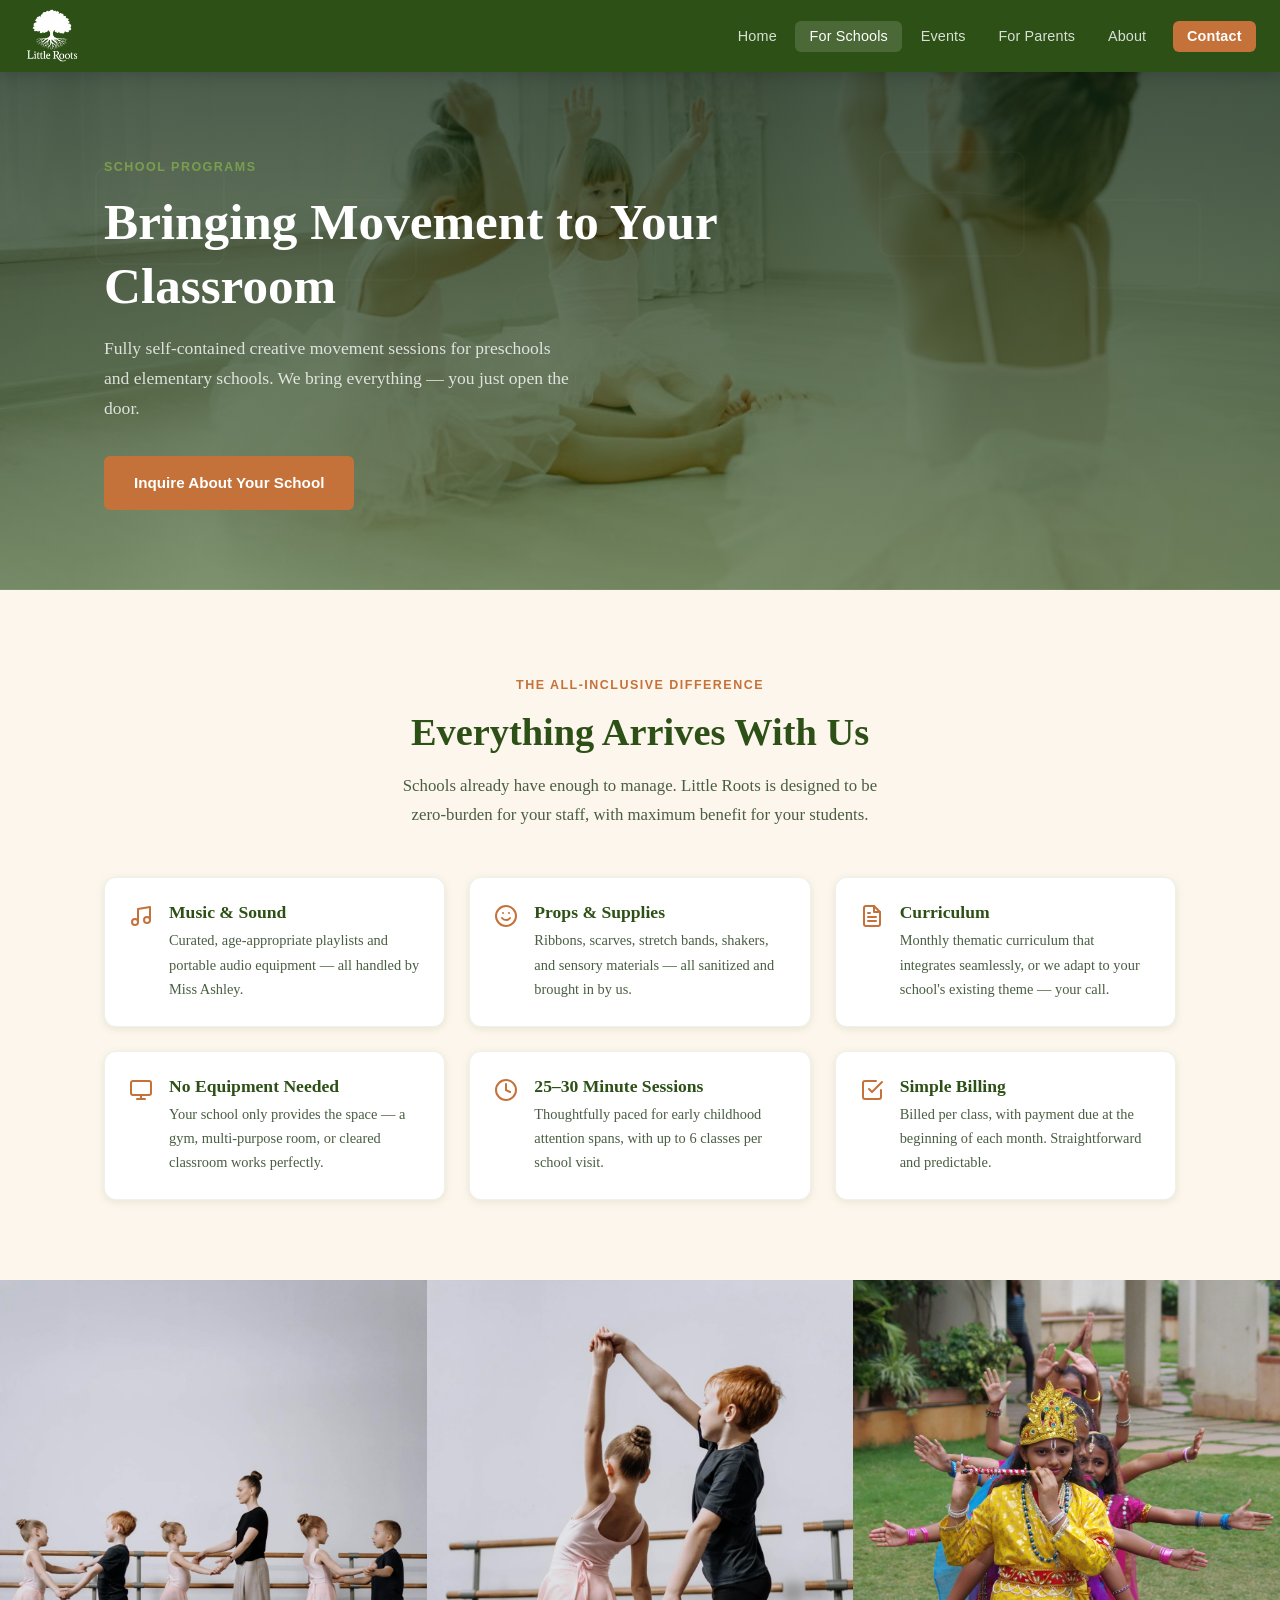
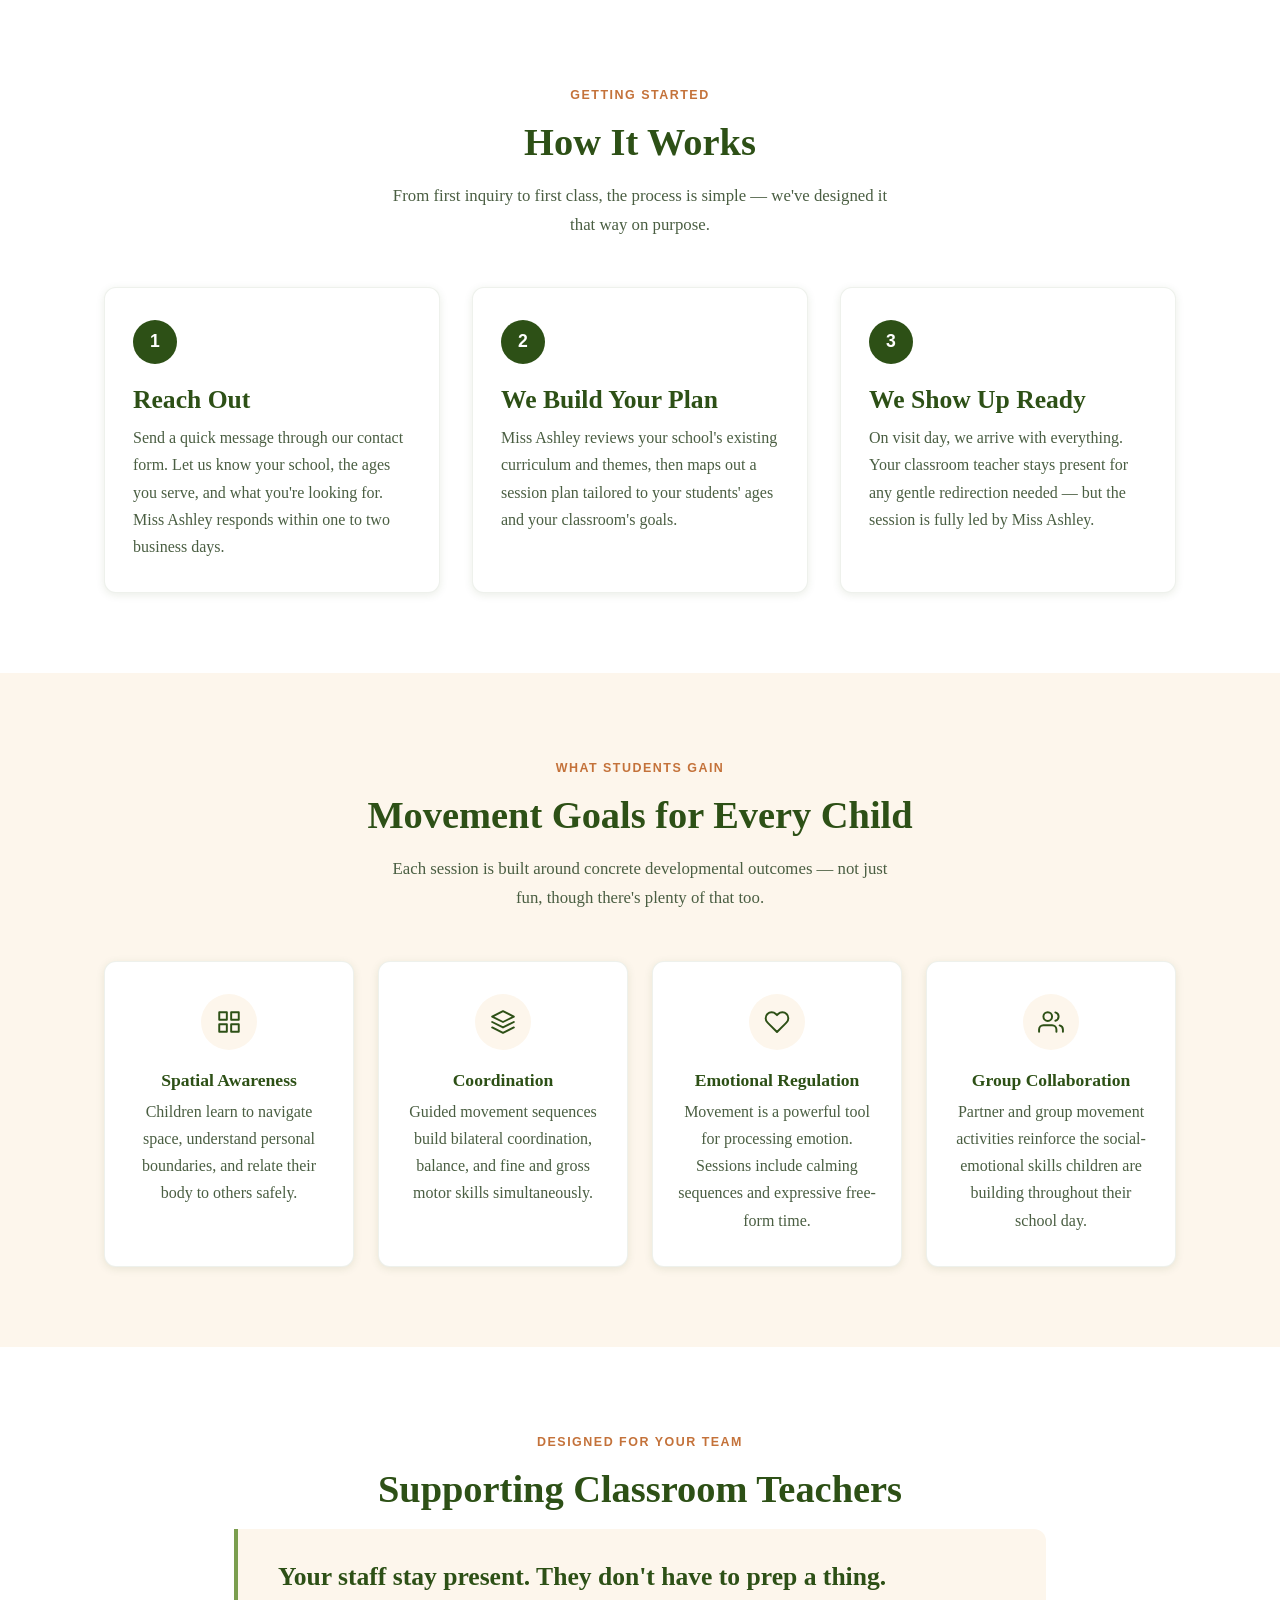
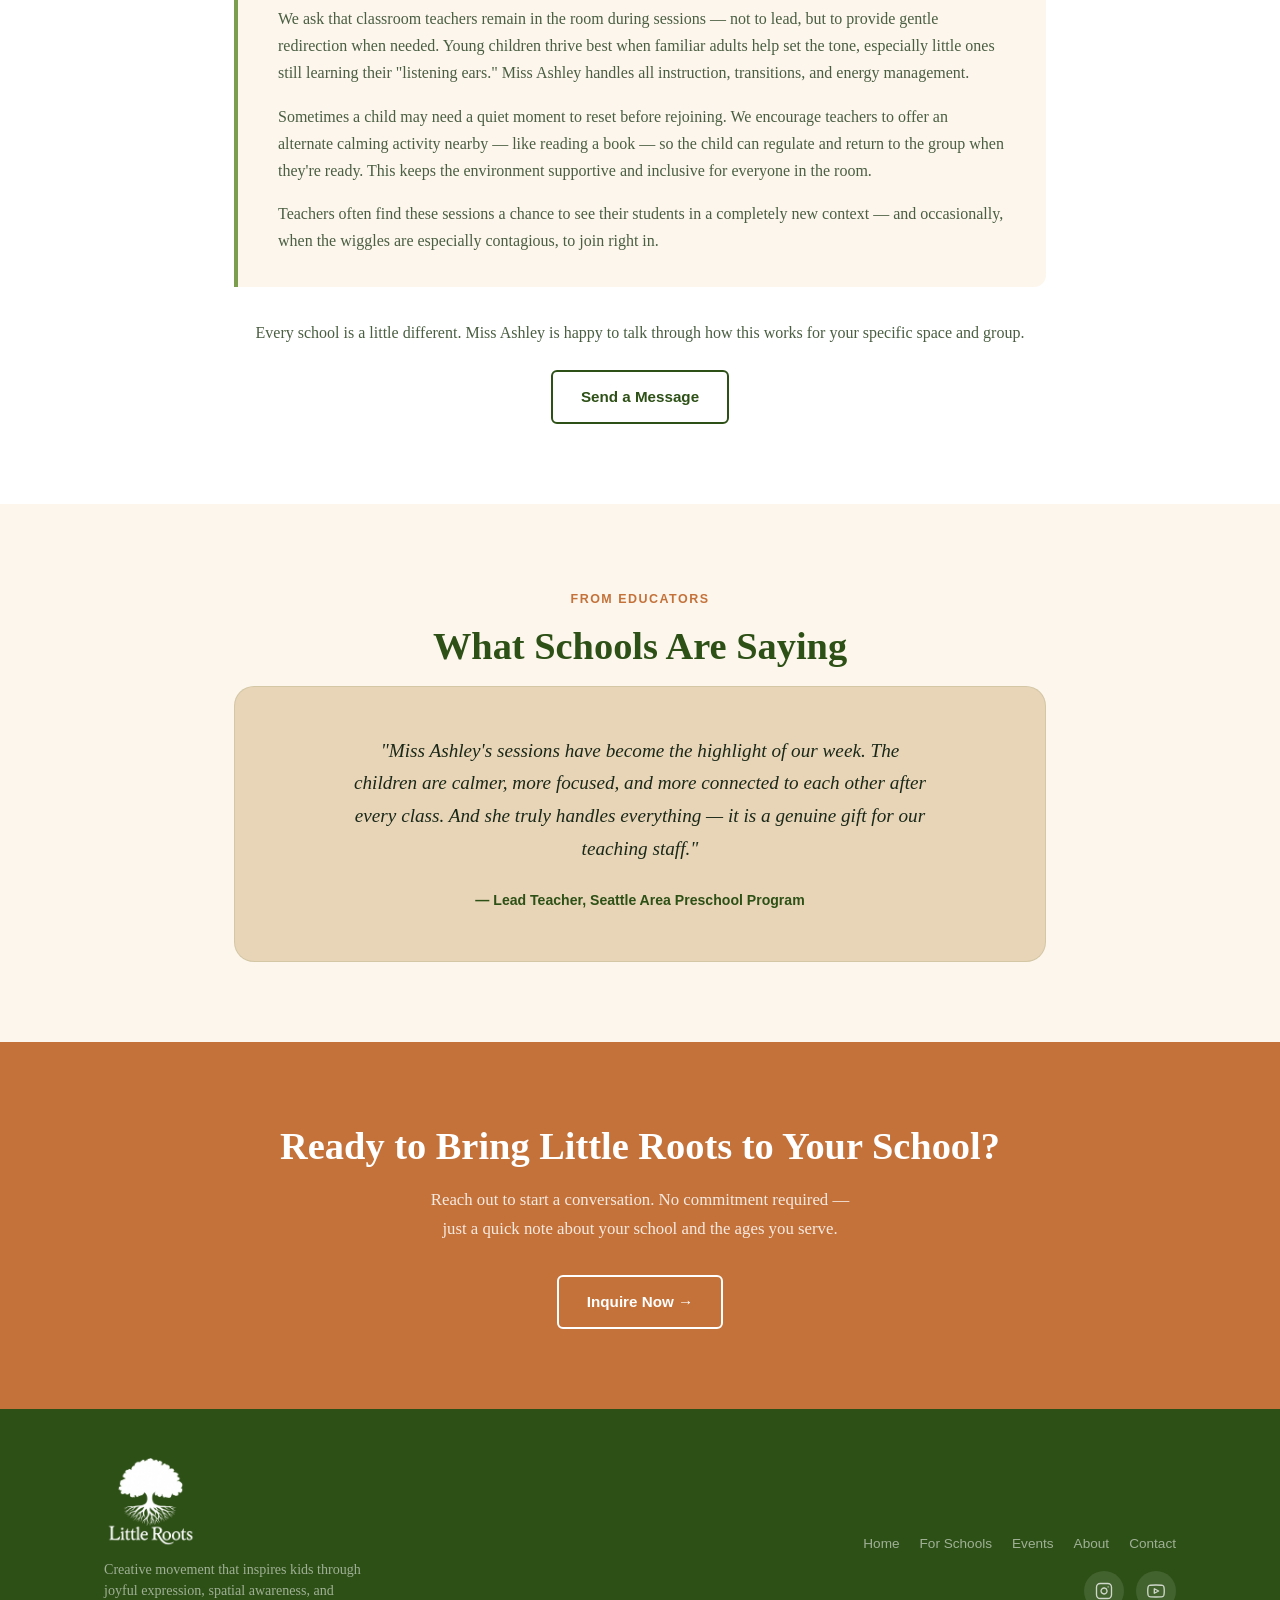
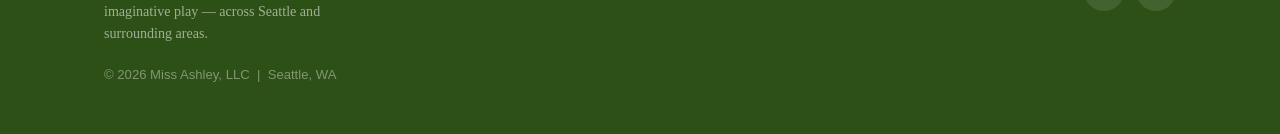
<file: schools.html>
<!DOCTYPE html>
<html lang="en">
<head>
  <meta charset="UTF-8" />
  <meta name="viewport" content="width=device-width, initial-scale=1.0" />
  <title>For Schools — Little Roots Dance</title>
  <meta name="description" content="Little Roots brings fully self-contained creative movement sessions to preschools and elementary schools across Seattle and surrounding areas. Props, music, and curriculum included." />
  <link rel="stylesheet" href="style.css" />
</head>
<body>

<!-- ══════════════════════════════════════════
     NAV
════════════════════════════════════════════ -->
<nav class="site-nav" aria-label="Main navigation">
  <div class="container nav-inner">
    <a href="index.html" class="nav-logo" aria-label="Little Roots Dance home">
            <img src="images/logo-white.png" alt="Little Roots Dance" class="site-logo-img" width="65" height="63">
    </a>

    <ul class="nav-links" role="list">
      <li><a href="index.html">Home</a></li>
      <li><a href="schools.html">For Schools</a></li>
      <li><a href="events.html">Events</a></li>
      <li><a href="for-parents.html">For Parents</a></li>
      <li><a href="about.html">About</a></li>
      <li><a href="contact.html" class="btn-nav-cta">Contact</a></li>
    </ul>

    <button class="nav-toggle" aria-expanded="false" aria-controls="mobile-nav" aria-label="Open navigation menu">
      <span></span><span></span><span></span>
    </button>
  </div>
</nav>

<nav class="nav-mobile" id="mobile-nav" aria-label="Mobile navigation">
  <a href="index.html">Home</a>
  <a href="schools.html">For Schools</a>
  <a href="events.html">Events</a>
  <a href="for-parents.html">For Parents</a>
  <a href="about.html">About</a>
  <a href="contact.html">Contact</a>
</nav>

<!-- ══════════════════════════════════════════
     HERO
════════════════════════════════════════════ -->
<section class="hero" aria-label="Schools program introduction" style="background-image: linear-gradient(rgba(11,35,14,0.72), rgba(45,80,22,0.58)), url('images/ballet-class.jpg'); background-size: cover; background-position: center;">
  <svg class="hero-bg-pattern" viewBox="0 0 800 600" xmlns="http://www.w3.org/2000/svg" aria-hidden="true" preserveAspectRatio="xMidYMid slice">
    <g fill="none" stroke="#FDF6EC" stroke-width="1">
      <rect x="60" y="60" width="80" height="60" rx="6" opacity="0.4"/>
      <rect x="200" y="80" width="60" height="50" rx="6" opacity="0.3"/>
      <rect x="550" y="50" width="90" height="65" rx="6" opacity="0.35"/>
      <rect x="680" y="80" width="70" height="55" rx="6" opacity="0.3"/>
      <path d="M60 90 Q100 80 140 90" opacity="0.3"/>
      <path d="M550 80 Q595 70 640 80" opacity="0.3"/>
      <!-- leaves woven in -->
      <ellipse cx="350" cy="150" rx="30" ry="15" transform="rotate(20 350 150)" opacity="0.25"/>
      <ellipse cx="420" cy="200" rx="25" ry="13" transform="rotate(-15 420 200)" opacity="0.25"/>
      <ellipse cx="150" cy="300" rx="28" ry="14" transform="rotate(10 150 300)" opacity="0.2"/>
      <path d="M340 160 Q360 140 380 150" opacity="0.25"/>
    </g>
  </svg>
  <div class="container">
    <div class="hero-content">
      <span class="section-label">School Programs</span>
      <h1>Bringing Movement to Your Classroom</h1>
      <p>Fully self-contained creative movement sessions for preschools and elementary schools. We bring everything — you just open the door.</p>
      <div class="hero-ctas">
        <a href="contact.html" class="btn btn-primary">Inquire About Your School</a>
      </div>
    </div>
  </div>
</section>

<!-- ══════════════════════════════════════════
     WHAT WE PROVIDE
════════════════════════════════════════════ -->
<section class="section bg-cream" id="what-we-provide" aria-labelledby="provide-heading">
  <div class="container">
    <div class="text-center">
      <span class="section-label">The All-Inclusive Difference</span>
      <h2 class="section-heading" id="provide-heading">Everything Arrives With Us</h2>
      <p class="section-sub">Schools already have enough to manage. Little Roots is designed to be zero-burden for your staff, with maximum benefit for your students.</p>
    </div>
    <div class="icon-grid">
      <div class="icon-grid-item">
        <svg width="24" height="24" viewBox="0 0 24 24" fill="none" stroke="currentColor" stroke-width="2" stroke-linecap="round" stroke-linejoin="round" aria-hidden="true"><path d="M9 18V5l12-2v13"/><circle cx="6" cy="18" r="3"/><circle cx="18" cy="16" r="3"/></svg>
        <div>
          <h4>Music &amp; Sound</h4>
          <p>Curated, age-appropriate playlists and portable audio equipment — all handled by Miss Ashley.</p>
        </div>
      </div>
      <div class="icon-grid-item">
        <svg width="24" height="24" viewBox="0 0 24 24" fill="none" stroke="currentColor" stroke-width="2" stroke-linecap="round" stroke-linejoin="round" aria-hidden="true"><circle cx="12" cy="12" r="10"/><path d="M8 14s1.5 2 4 2 4-2 4-2"/><line x1="9" y1="9" x2="9.01" y2="9"/><line x1="15" y1="9" x2="15.01" y2="9"/></svg>
        <div>
          <h4>Props &amp; Supplies</h4>
          <p>Ribbons, scarves, stretch bands, shakers, and sensory materials — all sanitized and brought in by us.</p>
        </div>
      </div>
      <div class="icon-grid-item">
        <svg width="24" height="24" viewBox="0 0 24 24" fill="none" stroke="currentColor" stroke-width="2" stroke-linecap="round" stroke-linejoin="round" aria-hidden="true"><path d="M14 2H6a2 2 0 0 0-2 2v16a2 2 0 0 0 2 2h12a2 2 0 0 0 2-2V8z"/><polyline points="14 2 14 8 20 8"/><line x1="16" y1="13" x2="8" y2="13"/><line x1="16" y1="17" x2="8" y2="17"/><polyline points="10 9 9 9 8 9"/></svg>
        <div>
          <h4>Curriculum</h4>
          <p>Monthly thematic curriculum that integrates seamlessly, or we adapt to your school's existing theme — your call.</p>
        </div>
      </div>
      <div class="icon-grid-item">
        <svg width="24" height="24" viewBox="0 0 24 24" fill="none" stroke="currentColor" stroke-width="2" stroke-linecap="round" stroke-linejoin="round" aria-hidden="true"><rect x="2" y="3" width="20" height="14" rx="2"/><path d="M8 21h8"/><path d="M12 17v4"/></svg>
        <div>
          <h4>No Equipment Needed</h4>
          <p>Your school only provides the space — a gym, multi-purpose room, or cleared classroom works perfectly.</p>
        </div>
      </div>
      <div class="icon-grid-item">
        <svg width="24" height="24" viewBox="0 0 24 24" fill="none" stroke="currentColor" stroke-width="2" stroke-linecap="round" stroke-linejoin="round" aria-hidden="true"><circle cx="12" cy="12" r="10"/><polyline points="12 6 12 12 16 14"/></svg>
        <div>
          <h4>25–30 Minute Sessions</h4>
          <p>Thoughtfully paced for early childhood attention spans, with up to 6 classes per school visit.</p>
        </div>
      </div>
      <div class="icon-grid-item">
        <svg width="24" height="24" viewBox="0 0 24 24" fill="none" stroke="currentColor" stroke-width="2" stroke-linecap="round" stroke-linejoin="round" aria-hidden="true"><polyline points="9 11 12 14 22 4"/><path d="M21 12v7a2 2 0 0 1-2 2H5a2 2 0 0 1-2-2V5a2 2 0 0 1 2-2h11"/></svg>
        <div>
          <h4>Simple Billing</h4>
          <p>Billed per class, with payment due at the beginning of each month. Straightforward and predictable.</p>
        </div>
      </div>
    </div>
  </div>
</section>

<!-- ══════════════════════════════════════════
     PHOTO STRIP
════════════════════════════════════════════ -->
<div class="photo-strip" aria-hidden="true">
  <div class="photo-strip-cell"><img src="images/ballet-instruction.jpg" alt="Dance instructor with young students" style="object-position: 50% 20%;"></div>
  <div class="photo-strip-cell"><img src="images/ballet-hands.jpg" alt="Children holding hands in class" style="object-position: 50% 20%;"></div>
  <div class="photo-strip-cell"><img src="images/group-dance.jpg" alt="Group of children dancing" style="object-position: 50% 30%;"></div>
</div>

<!-- ══════════════════════════════════════════
     HOW IT WORKS
════════════════════════════════════════════ -->
<section class="section bg-white" id="how-it-works" aria-labelledby="how-heading">
  <div class="container">
    <div class="text-center">
      <span class="section-label">Getting Started</span>
      <h2 class="section-heading" id="how-heading">How It Works</h2>
      <p class="section-sub">From first inquiry to first class, the process is simple — we've designed it that way on purpose.</p>
    </div>
    <div class="steps-grid">
      <div class="step-card">
        <div class="step-number" aria-label="Step 1">1</div>
        <h3>Reach Out</h3>
        <p>Send a quick message through our contact form. Let us know your school, the ages you serve, and what you're looking for. Miss Ashley responds within one to two business days.</p>
      </div>
      <div class="step-card">
        <div class="step-number" aria-label="Step 2">2</div>
        <h3>We Build Your Plan</h3>
        <p>Miss Ashley reviews your school's existing curriculum and themes, then maps out a session plan tailored to your students' ages and your classroom's goals.</p>
      </div>
      <div class="step-card">
        <div class="step-number" aria-label="Step 3">3</div>
        <h3>We Show Up Ready</h3>
        <p>On visit day, we arrive with everything. Your classroom teacher stays present for any gentle redirection needed — but the session is fully led by Miss Ashley.</p>
      </div>
    </div>
  </div>
</section>

<!-- ══════════════════════════════════════════
     LEARNING GOALS
════════════════════════════════════════════ -->
<section class="section bg-cream" id="learning-goals" aria-labelledby="goals-heading">
  <div class="container">
    <div class="text-center">
      <span class="section-label">What Students Gain</span>
      <h2 class="section-heading" id="goals-heading">Movement Goals for Every Child</h2>
      <p class="section-sub">Each session is built around concrete developmental outcomes — not just fun, though there's plenty of that too.</p>
    </div>
    <div class="benefits-grid">
      <div class="benefit-tile">
        <div class="benefit-icon" aria-hidden="true">
          <svg width="26" height="26" viewBox="0 0 24 24" fill="none" stroke="currentColor" stroke-width="1.8" stroke-linecap="round" stroke-linejoin="round"><path d="M3 3h7v7H3z"/><path d="M14 3h7v7h-7z"/><path d="M14 14h7v7h-7z"/><path d="M3 14h7v7H3z"/></svg>
        </div>
        <h4>Spatial Awareness</h4>
        <p>Children learn to navigate space, understand personal boundaries, and relate their body to others safely.</p>
      </div>
      <div class="benefit-tile">
        <div class="benefit-icon" aria-hidden="true">
          <svg width="26" height="26" viewBox="0 0 24 24" fill="none" stroke="currentColor" stroke-width="1.8" stroke-linecap="round" stroke-linejoin="round"><path d="M12 2L2 7l10 5 10-5-10-5z"/><path d="M2 17l10 5 10-5"/><path d="M2 12l10 5 10-5"/></svg>
        </div>
        <h4>Coordination</h4>
        <p>Guided movement sequences build bilateral coordination, balance, and fine and gross motor skills simultaneously.</p>
      </div>
      <div class="benefit-tile">
        <div class="benefit-icon" aria-hidden="true">
          <svg width="26" height="26" viewBox="0 0 24 24" fill="none" stroke="currentColor" stroke-width="1.8" stroke-linecap="round" stroke-linejoin="round"><path d="M20.84 4.61a5.5 5.5 0 0 0-7.78 0L12 5.67l-1.06-1.06a5.5 5.5 0 0 0-7.78 7.78l1.06 1.06L12 21.23l7.78-7.78 1.06-1.06a5.5 5.5 0 0 0 0-7.78z"/></svg>
        </div>
        <h4>Emotional Regulation</h4>
        <p>Movement is a powerful tool for processing emotion. Sessions include calming sequences and expressive free-form time.</p>
      </div>
      <div class="benefit-tile">
        <div class="benefit-icon" aria-hidden="true">
          <svg width="26" height="26" viewBox="0 0 24 24" fill="none" stroke="currentColor" stroke-width="1.8" stroke-linecap="round" stroke-linejoin="round"><path d="M17 21v-2a4 4 0 0 0-4-4H5a4 4 0 0 0-4 4v2"/><circle cx="9" cy="7" r="4"/><path d="M23 21v-2a4 4 0 0 0-3-3.87"/><path d="M16 3.13a4 4 0 0 1 0 7.75"/></svg>
        </div>
        <h4>Group Collaboration</h4>
        <p>Partner and group movement activities reinforce the social-emotional skills children are building throughout their school day.</p>
      </div>
    </div>
  </div>
</section>

<!-- ══════════════════════════════════════════
     TEACHER SUPPORT
════════════════════════════════════════════ -->
<section class="section bg-white" id="teacher-support" aria-labelledby="support-heading">
  <div class="container" style="max-width: 860px;">
    <div class="text-center">
      <span class="section-label">Designed for Your Team</span>
      <h2 class="section-heading" id="support-heading">Supporting Classroom Teachers</h2>
    </div>
    <div class="support-block">
      <h3>Your staff stay present. They don't have to prep a thing.</h3>
      <p>We ask that classroom teachers remain in the room during sessions — not to lead, but to provide gentle redirection when needed. Young children thrive best when familiar adults help set the tone, especially little ones still learning their "listening ears." Miss Ashley handles all instruction, transitions, and energy management.</p>
      <p style="margin-top:1rem;">Sometimes a child may need a quiet moment to reset before rejoining. We encourage teachers to offer an alternate calming activity nearby — like reading a book — so the child can regulate and return to the group when they're ready. This keeps the environment supportive and inclusive for everyone in the room.</p>
      <p style="margin-top:1rem;">Teachers often find these sessions a chance to see their students in a completely new context — and occasionally, when the wiggles are especially contagious, to join right in.</p>
    </div>
    <p style="margin-top:2rem; text-align:center; color:var(--text-light);">Every school is a little different. Miss Ashley is happy to talk through how this works for your specific space and group.</p>
    <div style="text-align:center; margin-top:1.5rem;">
      <a href="contact.html" class="btn btn-outline-green">Send a Message</a>
    </div>
  </div>
</section>

<!-- ══════════════════════════════════════════
     TESTIMONIAL PLACEHOLDER
════════════════════════════════════════════ -->
<section class="section bg-cream" id="testimonial" aria-labelledby="testimonial-heading">
  <div class="container" style="max-width: 860px;">
    <div class="text-center">
      <span class="section-label">From Educators</span>
      <h2 class="section-heading" id="testimonial-heading">What Schools Are Saying</h2>
    </div>
    <div class="testimonial-block">
      <p class="testimonial-quote">"Miss Ashley's sessions have become the highlight of our week. The children are calmer, more focused, and more connected to each other after every class. And she truly handles everything — it is a genuine gift for our teaching staff."</p>
      <div class="testimonial-attr">— Lead Teacher, Seattle Area Preschool Program</div>
    </div>
  </div>
</section>

<!-- ══════════════════════════════════════════
     CTA
════════════════════════════════════════════ -->
<section class="section-cta" id="school-cta" aria-labelledby="school-cta-heading">
  <div class="container">
    <h2 id="school-cta-heading">Ready to Bring Little Roots to Your School?</h2>
    <p>Reach out to start a conversation. No commitment required — just a quick note about your school and the ages you serve.</p>
    <a href="contact.html" class="btn btn-outline">Inquire Now &rarr;</a>
  </div>
</section>

<!-- ══════════════════════════════════════════
     FOOTER
════════════════════════════════════════════ -->
<footer class="site-footer" aria-label="Site footer">
  <div class="container">
    <div class="footer-inner">
      <div>
        <div class="footer-brand">
                    <img src="images/logo-white.png" alt="Little Roots Dance" class="footer-logo-img" width="120" height="116">
        </div>
        <p class="footer-tagline">Creative movement that inspires kids through joyful expression, spatial awareness, and imaginative play — across Seattle and surrounding areas.</p>
        <p class="footer-copy">&copy; 2026 Miss Ashley, LLC &nbsp;|&nbsp; Seattle, WA</p>
      </div>
      <div class="footer-right">
        <nav class="footer-nav-links" aria-label="Footer navigation">
          <a href="index.html">Home</a>
          <a href="schools.html">For Schools</a>
          <a href="events.html">Events</a>
          <a href="about.html">About</a>
          <a href="contact.html">Contact</a>
        </nav>
        <div class="footer-social" aria-label="Social media links">
          <a href="#" aria-label="Follow Little Roots on Instagram">
            <svg viewBox="0 0 24 24" fill="none" stroke="currentColor" stroke-width="1.8" stroke-linecap="round" stroke-linejoin="round" aria-hidden="true"><rect x="2" y="2" width="20" height="20" rx="5" ry="5"/><path d="M16 11.37A4 4 0 1 1 12.63 8 4 4 0 0 1 16 11.37z"/><line x1="17.5" y1="6.5" x2="17.51" y2="6.5"/></svg>
          </a>
          <a href="#" aria-label="Watch Little Roots on YouTube">
            <svg viewBox="0 0 24 24" fill="none" stroke="currentColor" stroke-width="1.8" stroke-linecap="round" stroke-linejoin="round" aria-hidden="true"><path d="M22.54 6.42a2.78 2.78 0 0 0-1.95-1.96C18.88 4 12 4 12 4s-6.88 0-8.59.46A2.78 2.78 0 0 0 1.46 6.42 29 29 0 0 0 1 12a29 29 0 0 0 .46 5.58 2.78 2.78 0 0 0 1.95 1.95C5.12 20 12 20 12 20s6.88 0 8.59-.47a2.78 2.78 0 0 0 1.95-1.95A29 29 0 0 0 23 12a29 29 0 0 0-.46-5.58z"/><polygon points="9.75 15.02 15.5 12 9.75 8.98 9.75 15.02"/></svg>
          </a>
        </div>
      </div>
    </div>
  </div>
</footer>

<script src="script.js"></script>
</body>
</html>
</file>
<file: style.css>
/* ============================================================
   Little Roots Dance — Global Stylesheet
   ============================================================ */

:root {
  --green-deep:   #2D5016;
  --green-sage:   #7B9E4E;
  --clay:         #C4723A;
  --cream:        #FDF6EC;
  --sand:         #E8D5B7;
  --text:         #1A2818;
  --text-light:   #4A5E42;
  --white:        #FFFFFF;

  --radius-sm:    6px;
  --radius-md:    12px;
  --radius-lg:    20px;

  --shadow-sm:    0 2px 8px rgba(45,80,22,0.10);
  --shadow-md:    0 4px 20px rgba(45,80,22,0.14);
  --shadow-lg:    0 8px 40px rgba(45,80,22,0.18);

  --nav-h:        72px;
  --max-w:        1120px;
  --gap:          2rem;
}

/* ── Reset ── */
*, *::before, *::after { box-sizing: border-box; margin: 0; padding: 0; }
html { scroll-behavior: smooth; }
body {
  font-family: 'Georgia', 'Times New Roman', serif;
  background: var(--cream);
  color: var(--text);
  line-height: 1.7;
  -webkit-font-smoothing: antialiased;
}
img { display: block; max-width: 100%; }
a { color: inherit; text-decoration: none; }
ul { list-style: none; }

/* ── Typography ── */
h1, h2, h3, h4, h5 {
  font-family: 'Georgia', serif;
  line-height: 1.25;
  color: var(--green-deep);
}
h1 { font-size: clamp(2rem, 5vw, 3.2rem); }
h2 { font-size: clamp(1.6rem, 3.5vw, 2.4rem); }
h3 { font-size: clamp(1.2rem, 2.5vw, 1.6rem); }
h4 { font-size: 1.1rem; }
p  { font-size: 1rem; color: var(--text-light); }

/* ── Utility ── */
.container {
  width: min(var(--max-w), 100%);
  margin-inline: auto;
  padding-inline: 1.5rem;
}
.section { padding-block: 5rem; }
.section-sm { padding-block: 3rem; }
.text-center { text-align: center; }
.section-label {
  display: inline-block;
  font-family: 'Helvetica Neue', Arial, sans-serif;
  font-size: 0.78rem;
  font-weight: 700;
  letter-spacing: 0.12em;
  text-transform: uppercase;
  color: var(--clay);
  margin-bottom: 0.75rem;
}
.section-heading {
  margin-bottom: 1rem;
}
.section-sub {
  font-size: 1.05rem;
  max-width: 60ch;
  margin-inline: auto;
  margin-bottom: 3rem;
}

/* scroll offset for sticky nav */
[id] { scroll-margin-top: var(--nav-h); }

/* ── Buttons ── */
.btn {
  display: inline-flex;
  align-items: center;
  gap: 0.4rem;
  padding: 0.75rem 1.75rem;
  border-radius: var(--radius-sm);
  font-family: 'Helvetica Neue', Arial, sans-serif;
  font-size: 0.95rem;
  font-weight: 600;
  cursor: pointer;
  transition: transform 0.18s, box-shadow 0.18s, background 0.18s;
  border: 2px solid transparent;
  white-space: nowrap;
}
.btn:hover  { transform: translateY(-2px); box-shadow: var(--shadow-md); }
.btn:active { transform: translateY(0);    box-shadow: none; }

.btn-primary {
  background: var(--clay);
  color: var(--white);
  border-color: var(--clay);
}
.btn-primary:hover { background: #b36330; border-color: #b36330; }

.btn-outline {
  background: transparent;
  color: var(--white);
  border-color: var(--white);
}
.btn-outline:hover { background: rgba(255,255,255,0.12); }

.btn-outline-green {
  background: transparent;
  color: var(--green-deep);
  border-color: var(--green-deep);
}
.btn-outline-green:hover { background: var(--green-deep); color: var(--white); }

.btn-sm {
  padding: 0.55rem 1.25rem;
  font-size: 0.875rem;
}

/* ── NAV ── */
.site-nav {
  position: sticky;
  top: 0;
  z-index: 100;
  height: var(--nav-h);
  background: var(--green-deep);
  box-shadow: 0 2px 16px rgba(0,0,0,0.18);
  display: flex;
  align-items: center;
}
.nav-inner {
  display: flex;
  align-items: center;
  justify-content: space-between;
  width: 100%;
}

/* Logo */
.nav-logo {
  display: flex;
  align-items: center;
  flex-shrink: 0;
}
.site-logo-img {
  display: block;
  height: 54px;
  width: auto;
  object-fit: contain;
}
.footer-logo-img {
  display: block;
  height: 90px;
  width: auto;
  object-fit: contain;
  margin-bottom: 0.5rem;
}

/* Desktop links */
.nav-links {
  display: flex;
  align-items: center;
  gap: 0.25rem;
}
.nav-links a {
  font-family: 'Helvetica Neue', Arial, sans-serif;
  font-size: 0.9rem;
  font-weight: 500;
  color: rgba(255,255,255,0.82);
  padding: 0.45rem 0.9rem;
  border-radius: var(--radius-sm);
  transition: color 0.15s, background 0.15s;
  letter-spacing: 0.01em;
}
.nav-links a:hover { color: var(--white); background: rgba(255,255,255,0.09); }
.nav-links a.active { color: var(--white); background: rgba(255,255,255,0.14); }
.nav-links .btn-nav-cta {
  background: var(--clay);
  color: var(--white);
  margin-left: 0.5rem;
  border-radius: var(--radius-sm);
  font-weight: 600;
}
.nav-links .btn-nav-cta:hover { background: #b36330; }

/* Hamburger */
.nav-toggle {
  display: none;
  flex-direction: column;
  justify-content: center;
  gap: 5px;
  width: 40px;
  height: 40px;
  cursor: pointer;
  background: none;
  border: none;
  padding: 4px;
  border-radius: var(--radius-sm);
  transition: background 0.15s;
}
.nav-toggle:hover { background: rgba(255,255,255,0.10); }
.nav-toggle span {
  display: block;
  height: 2px;
  background: var(--white);
  border-radius: 2px;
  transition: transform 0.25s, opacity 0.25s;
  transform-origin: center;
}
.nav-toggle[aria-expanded="true"] span:nth-child(1) { transform: translateY(7px) rotate(45deg); }
.nav-toggle[aria-expanded="true"] span:nth-child(2) { opacity: 0; transform: scaleX(0); }
.nav-toggle[aria-expanded="true"] span:nth-child(3) { transform: translateY(-7px) rotate(-45deg); }

/* Mobile drawer */
.nav-mobile {
  display: none;
  flex-direction: column;
  position: fixed;
  top: var(--nav-h);
  left: 0;
  right: 0;
  background: var(--green-deep);
  padding: 1.25rem 1.5rem 2rem;
  gap: 0.25rem;
  box-shadow: 0 8px 24px rgba(0,0,0,0.22);
  z-index: 99;
  border-top: 1px solid rgba(255,255,255,0.08);
}
.nav-mobile.open { display: flex; }
.nav-mobile a {
  font-family: 'Helvetica Neue', Arial, sans-serif;
  font-size: 1.05rem;
  font-weight: 500;
  color: rgba(255,255,255,0.85);
  padding: 0.85rem 1rem;
  border-radius: var(--radius-sm);
  transition: background 0.15s, color 0.15s;
  border-bottom: 1px solid rgba(255,255,255,0.06);
}
.nav-mobile a:last-child { border-bottom: none; }
.nav-mobile a:hover,
.nav-mobile a.active { background: rgba(255,255,255,0.10); color: var(--white); }

/* ── FOOTER ── */
.site-footer {
  background: var(--green-deep);
  color: rgba(255,255,255,0.7);
  padding-block: 3rem;
}
.footer-inner {
  display: grid;
  grid-template-columns: 1fr auto;
  align-items: center;
  gap: 1.5rem;
}
.footer-brand {
  margin-bottom: 0.75rem;
}
.footer-tagline {
  font-size: 0.88rem;
  color: rgba(255,255,255,0.55);
  max-width: 38ch;
  line-height: 1.5;
}
.footer-copy {
  font-family: 'Helvetica Neue', Arial, sans-serif;
  font-size: 0.82rem;
  margin-top: 1.25rem;
  color: rgba(255,255,255,0.4);
}
.footer-right {
  display: flex;
  flex-direction: column;
  align-items: flex-end;
  gap: 1rem;
}
.footer-social {
  display: flex;
  gap: 0.75rem;
}
.footer-social a {
  display: flex;
  align-items: center;
  justify-content: center;
  width: 40px;
  height: 40px;
  background: rgba(255,255,255,0.10);
  border-radius: 50%;
  color: rgba(255,255,255,0.75);
  transition: background 0.18s, color 0.18s, transform 0.18s;
}
.footer-social a:hover {
  background: var(--clay);
  color: var(--white);
  transform: translateY(-2px);
}
.footer-social svg { width: 18px; height: 18px; }
.footer-nav-links {
  display: flex;
  gap: 1.25rem;
  flex-wrap: wrap;
  justify-content: flex-end;
}
.footer-nav-links a {
  font-family: 'Helvetica Neue', Arial, sans-serif;
  font-size: 0.85rem;
  color: rgba(255,255,255,0.55);
  transition: color 0.15s;
}
.footer-nav-links a:hover { color: var(--white); }

/* ── HERO (shared base) ── */
.hero {
  background: var(--green-deep);
  position: relative;
  overflow: hidden;
  display: flex;
  align-items: center;
  min-height: 480px;
  padding-block: 5rem;
}
.hero-bg-pattern {
  position: absolute;
  inset: 0;
  pointer-events: none;
  opacity: 0.08;
}
.hero-content {
  position: relative;
  z-index: 1;
  max-width: 700px;
}
.hero-content .section-label { color: var(--green-sage); }
.hero-content h1 { color: var(--white); margin-bottom: 1rem; }
.hero-content p {
  color: rgba(255,255,255,0.80);
  font-size: 1.1rem;
  margin-bottom: 2rem;
  max-width: 54ch;
}
.hero-ctas { display: flex; gap: 1rem; flex-wrap: wrap; }

/* ── HOME HERO specific ── */
.hero-home {
  min-height: 600px;
  background-image: linear-gradient(rgba(11,35,14,0.62), rgba(45,80,22,0.45)), url('images/hero-creative-movement.jpg');
  background-size: cover;
  background-position: center 65%;
}
.hero-home h1 { font-size: clamp(2.2rem, 5.5vw, 3.6rem); }

/* ── PHOTO STRIP ── */
.photo-strip {
  display: grid;
  grid-template-columns: repeat(3, 1fr);
  gap: 0;
  margin: 0;
}
.photo-strip-cell {
  overflow: hidden;
  aspect-ratio: 4 / 3;
  display: block;
}
.photo-strip-cell img {
  width: 100%;
  height: 100%;
  object-fit: cover;
  display: block;
  transition: transform 0.4s ease;
}
.photo-strip-cell img:hover { transform: scale(1.04); }
@media (max-width: 640px) {
  .photo-strip { grid-template-columns: 1fr; }
}

/* ── TRUST BAR ── */
.trust-bar {
  background: var(--sand);
  padding-block: 1.25rem;
  border-bottom: 1px solid rgba(45,80,22,0.10);
}
.trust-bar-inner {
  display: flex;
  align-items: center;
  justify-content: center;
  gap: 2rem;
  flex-wrap: wrap;
}
.trust-item {
  display: flex;
  align-items: center;
  gap: 0.5rem;
  font-family: 'Helvetica Neue', Arial, sans-serif;
  font-size: 0.88rem;
  font-weight: 600;
  color: var(--green-deep);
  letter-spacing: 0.02em;
}
.trust-item svg { color: var(--clay); }
.trust-sep {
  width: 4px;
  height: 4px;
  border-radius: 50%;
  background: var(--green-sage);
  opacity: 0.5;
}

/* ── SERVICE CARDS ── */
.services-grid {
  display: grid;
  grid-template-columns: 1fr 1fr;
  gap: var(--gap);
}
.service-card {
  background: var(--white);
  border-radius: var(--radius-lg);
  padding: 2.5rem;
  box-shadow: var(--shadow-sm);
  border: 1px solid rgba(45,80,22,0.08);
  display: flex;
  flex-direction: column;
  gap: 1rem;
  transition: box-shadow 0.2s, transform 0.2s;
}
.service-card:hover { box-shadow: var(--shadow-md); transform: translateY(-3px); }
.service-card-icon {
  width: 52px;
  height: 52px;
  background: var(--cream);
  border-radius: var(--radius-md);
  display: flex;
  align-items: center;
  justify-content: center;
  color: var(--green-deep);
}
.service-card h3 { color: var(--green-deep); margin-bottom: 0; }
.service-card p { flex: 1; }

/* ── BENEFIT TILES ── */
.benefits-grid {
  display: grid;
  grid-template-columns: repeat(4, 1fr);
  gap: 1.5rem;
}
.benefit-tile {
  background: var(--white);
  border-radius: var(--radius-md);
  padding: 2rem 1.5rem;
  text-align: center;
  border: 1px solid rgba(45,80,22,0.08);
  box-shadow: var(--shadow-sm);
}
.benefit-icon {
  width: 56px;
  height: 56px;
  background: var(--cream);
  border-radius: 50%;
  display: flex;
  align-items: center;
  justify-content: center;
  margin: 0 auto 1.25rem;
  color: var(--green-deep);
}
.benefit-tile h4 { color: var(--green-deep); margin-bottom: 0.4rem; }

/* ── EVENT CARD ── */
.event-card {
  background: var(--white);
  border-radius: var(--radius-lg);
  overflow: hidden;
  box-shadow: var(--shadow-md);
  display: grid;
  grid-template-columns: auto 1fr;
  align-items: stretch;
  border: 1px solid rgba(45,80,22,0.08);
  max-width: 800px;
  margin-inline: auto;
}
.event-card-accent {
  background: var(--clay);
  width: 8px;
  flex-shrink: 0;
}
.event-card-body {
  padding: 2rem 2.5rem;
}
.event-tag {
  display: inline-flex;
  align-items: center;
  gap: 0.35rem;
  background: var(--cream);
  color: var(--clay);
  font-family: 'Helvetica Neue', Arial, sans-serif;
  font-size: 0.78rem;
  font-weight: 700;
  letter-spacing: 0.1em;
  text-transform: uppercase;
  padding: 0.3rem 0.75rem;
  border-radius: 100px;
  margin-bottom: 1rem;
}
.event-card h3 { margin-bottom: 0.75rem; }
.event-meta {
  display: flex;
  flex-wrap: wrap;
  gap: 1.25rem;
  margin-bottom: 1.25rem;
}
.event-meta-item {
  display: flex;
  align-items: center;
  gap: 0.4rem;
  font-family: 'Helvetica Neue', Arial, sans-serif;
  font-size: 0.88rem;
  color: var(--text-light);
}
.event-meta-item svg { color: var(--green-sage); flex-shrink: 0; }
.event-card p { margin-bottom: 1.5rem; }

/* ── ABOUT PREVIEW ── */
.about-preview {
  display: grid;
  grid-template-columns: 1fr 1fr;
  gap: 4rem;
  align-items: center;
}
.photo-placeholder {
  aspect-ratio: 4/5;
  border-radius: var(--radius-lg);
  box-shadow: var(--shadow-lg);
  overflow: hidden;
  display: block;
  width: 100%;
}
.photo-placeholder img,
img.photo-placeholder {
  width: 100%;
  height: 100%;
  object-fit: cover;
  object-position: center top;
  display: block;
  border-radius: var(--radius-lg);
}
.about-text { display: flex; flex-direction: column; gap: 1.25rem; }
.about-text h2 { margin-bottom: 0; }

/* ── FINAL CTA ── */
.section-cta {
  background: var(--clay);
  padding-block: 5rem;
  text-align: center;
}
.section-cta h2 { color: var(--white); margin-bottom: 1rem; }
.section-cta p { color: rgba(255,255,255,0.85); font-size: 1.05rem; margin-bottom: 2rem; max-width: 50ch; margin-inline: auto; margin-bottom: 2rem;}

/* ── HOW IT WORKS (schools) ── */
.steps-grid {
  display: grid;
  grid-template-columns: repeat(3, 1fr);
  gap: var(--gap);
  position: relative;
}
.step-card {
  background: var(--white);
  border-radius: var(--radius-md);
  padding: 2rem 1.75rem;
  box-shadow: var(--shadow-sm);
  border: 1px solid rgba(45,80,22,0.08);
  position: relative;
}
.step-number {
  width: 44px;
  height: 44px;
  background: var(--green-deep);
  color: var(--white);
  border-radius: 50%;
  display: flex;
  align-items: center;
  justify-content: center;
  font-family: 'Helvetica Neue', Arial, sans-serif;
  font-size: 1.1rem;
  font-weight: 700;
  margin-bottom: 1.25rem;
}
.step-card h3 { margin-bottom: 0.5rem; }

/* ── ICON GRID (what's included) ── */
.icon-grid {
  display: grid;
  grid-template-columns: repeat(3, 1fr);
  gap: 1.5rem;
}
.icon-grid-item {
  display: flex;
  align-items: flex-start;
  gap: 1rem;
  background: var(--white);
  border-radius: var(--radius-md);
  padding: 1.5rem;
  box-shadow: var(--shadow-sm);
  border: 1px solid rgba(45,80,22,0.08);
}
.icon-grid-item svg {
  color: var(--clay);
  flex-shrink: 0;
  margin-top: 2px;
}
.icon-grid-item h4 { color: var(--green-deep); margin-bottom: 0.25rem; }
.icon-grid-item p { font-size: 0.9rem; }

/* ── TESTIMONIAL PLACEHOLDER ── */
.testimonial-block {
  background: var(--sand);
  border-radius: var(--radius-lg);
  padding: 3rem;
  text-align: center;
  border: 1px solid rgba(45,80,22,0.10);
}
.testimonial-quote {
  font-size: 1.2rem;
  font-style: italic;
  color: var(--text);
  max-width: 60ch;
  margin: 0 auto 1.5rem;
  line-height: 1.7;
}
.testimonial-attr {
  font-family: 'Helvetica Neue', Arial, sans-serif;
  font-size: 0.88rem;
  font-weight: 600;
  color: var(--green-deep);
}

/* ── CREDENTIALS ── */
.cred-grid {
  display: grid;
  grid-template-columns: repeat(3, 1fr);
  gap: 1.5rem;
}
.cred-card {
  background: var(--white);
  border-radius: var(--radius-md);
  padding: 2rem 1.5rem;
  box-shadow: var(--shadow-sm);
  border: 1px solid rgba(45,80,22,0.08);
  border-top: 4px solid var(--green-sage);
  text-align: center;
}
.cred-card svg {
  color: var(--clay);
  margin-bottom: 1rem;
}
.cred-card h4 { color: var(--green-deep); margin-bottom: 0.4rem; }
.cred-card p { font-size: 0.9rem; }

/* ── PHILOSOPHY PULLOUT ── */
.philosophy-pull {
  background: var(--green-deep);
  border-radius: var(--radius-lg);
  padding: 3.5rem;
  text-align: center;
}
.philosophy-pull blockquote {
  font-size: clamp(1.1rem, 2.5vw, 1.4rem);
  font-style: italic;
  color: rgba(255,255,255,0.92);
  line-height: 1.65;
  max-width: 64ch;
  margin: 0 auto 1.5rem;
}
.philosophy-pull cite {
  font-family: 'Helvetica Neue', Arial, sans-serif;
  font-size: 0.9rem;
  font-weight: 600;
  color: var(--green-sage);
  font-style: normal;
}

/* ── CONTACT LAYOUT ── */
.contact-grid {
  display: grid;
  grid-template-columns: 1fr 1.6fr;
  gap: 4rem;
  align-items: start;
}
.contact-info h3 { color: var(--green-deep); margin-bottom: 1rem; }
.contact-info p { margin-bottom: 2rem; }
.contact-reasons { display: flex; flex-direction: column; gap: 0.75rem; }
.contact-reason {
  display: flex;
  align-items: flex-start;
  gap: 0.75rem;
  padding: 1rem;
  background: var(--white);
  border-radius: var(--radius-md);
  border: 1px solid rgba(45,80,22,0.08);
}
.contact-reason svg { color: var(--green-sage); flex-shrink: 0; margin-top: 2px; }
.contact-reason strong { display: block; color: var(--green-deep); font-size: 0.95rem; margin-bottom: 0.15rem; }
.contact-reason p { font-size: 0.88rem; margin: 0; }
.response-note {
  display: flex;
  align-items: center;
  gap: 0.5rem;
  font-family: 'Helvetica Neue', Arial, sans-serif;
  font-size: 0.85rem;
  color: var(--text-light);
  margin-top: 1.5rem;
}
.response-note svg { color: var(--green-sage); flex-shrink: 0; }

/* ── FORM ── */
.contact-form-wrap {
  background: var(--white);
  border-radius: var(--radius-lg);
  padding: 2.5rem;
  box-shadow: var(--shadow-md);
  border: 1px solid rgba(45,80,22,0.08);
}
.form-group { display: flex; flex-direction: column; gap: 0.5rem; margin-bottom: 1.25rem; }
.form-group label {
  font-family: 'Helvetica Neue', Arial, sans-serif;
  font-size: 0.88rem;
  font-weight: 600;
  color: var(--green-deep);
  letter-spacing: 0.01em;
}
.form-group input,
.form-group select,
.form-group textarea {
  width: 100%;
  padding: 0.75rem 1rem;
  border: 1.5px solid rgba(45,80,22,0.20);
  border-radius: var(--radius-sm);
  font-family: 'Georgia', serif;
  font-size: 0.97rem;
  color: var(--text);
  background: var(--cream);
  transition: border-color 0.18s, box-shadow 0.18s;
  outline: none;
}
.form-group input:focus,
.form-group select:focus,
.form-group textarea:focus {
  border-color: var(--green-sage);
  box-shadow: 0 0 0 3px rgba(123,158,78,0.15);
}
.form-group select { cursor: pointer; }
.form-group textarea { resize: vertical; min-height: 130px; }
.form-row { display: grid; grid-template-columns: 1fr 1fr; gap: 1rem; }
.form-submit-wrap { margin-top: 0.5rem; }
.form-submit-wrap .btn { width: 100%; justify-content: center; padding: 0.9rem 2rem; font-size: 1rem; }

/* ── NEWSLETTER UI ── */
.newsletter-band {
  background: var(--sand);
  border-radius: var(--radius-lg);
  padding: 3rem;
  text-align: center;
  border: 1px solid rgba(45,80,22,0.10);
  max-width: 640px;
  margin-inline: auto;
}
.newsletter-band h3 { margin-bottom: 0.75rem; }
.newsletter-band p { margin-bottom: 1.5rem; }
.newsletter-form {
  display: flex;
  gap: 0.75rem;
  max-width: 440px;
  margin-inline: auto;
}
.newsletter-form input {
  flex: 1;
  padding: 0.75rem 1rem;
  border: 1.5px solid rgba(45,80,22,0.20);
  border-radius: var(--radius-sm);
  font-family: 'Georgia', serif;
  font-size: 0.97rem;
  background: var(--white);
  outline: none;
  transition: border-color 0.18s;
}
.newsletter-form input:focus { border-color: var(--green-sage); }
.newsletter-note {
  font-size: 0.8rem;
  color: var(--text-light);
  margin-top: 0.75rem;
  font-family: 'Helvetica Neue', Arial, sans-serif;
}

/* ── TEACHER SUPPORT ── */
.support-block {
  background: var(--cream);
  border-left: 4px solid var(--green-sage);
  border-radius: 0 var(--radius-md) var(--radius-md) 0;
  padding: 2rem 2.5rem;
}
.support-block h3 { color: var(--green-deep); margin-bottom: 0.75rem; }

/* ── ABOUT FULL BIO ── */
.about-full-grid {
  display: grid;
  grid-template-columns: 1fr 1.4fr;
  gap: 4rem;
  align-items: start;
}
.about-photo-lg {
  aspect-ratio: 3/4;
  border-radius: var(--radius-lg);
  box-shadow: var(--shadow-lg);
  overflow: hidden;
  position: sticky;
  top: calc(var(--nav-h) + 2rem);
}
img.about-photo-lg {
  width: 100%;
  height: 100%;
  object-fit: cover;
  object-position: center top;
  display: block;
}
.about-bio { display: flex; flex-direction: column; gap: 1.5rem; }
.about-bio h2 { margin-bottom: 0; }
.about-bio p { line-height: 1.8; }

/* ── EVENTS INTRO ── */
.events-intro {
  max-width: 72ch;
  margin-inline: auto;
  text-align: center;
}

/* ── SECTION BG VARIANTS ── */
.bg-cream  { background: var(--cream); }
.bg-white  { background: var(--white); }
.bg-sand   { background: var(--sand); }
.bg-green  { background: var(--green-deep); }

/* ── DIVIDER ── */
.divider {
  border: none;
  border-top: 1px solid rgba(45,80,22,0.10);
  margin-block: 1rem;
}

/* ============================================================
   RESPONSIVE
   ============================================================ */

@media (max-width: 768px) {
  :root { --gap: 1.5rem; }

  .nav-links  { display: none; }
  .nav-toggle { display: flex; }

  .hero { min-height: 400px; padding-block: 3.5rem; }
  .hero-home { min-height: 480px; }

  .services-grid    { grid-template-columns: 1fr; }
  .benefits-grid    { grid-template-columns: 1fr 1fr; }
  .steps-grid       { grid-template-columns: 1fr; }
  .icon-grid        { grid-template-columns: 1fr; }
  .cred-grid        { grid-template-columns: 1fr; }
  .about-preview    { grid-template-columns: 1fr; gap: 2rem; }
  .about-full-grid  { grid-template-columns: 1fr; gap: 2.5rem; }
  .contact-grid     { grid-template-columns: 1fr; gap: 2.5rem; }
  .form-row         { grid-template-columns: 1fr; }
  .newsletter-form  { flex-direction: column; }

  .about-photo-lg   { position: static; aspect-ratio: 1/1; }
  .event-card       { grid-template-columns: 1fr; }
  .event-card-accent { width: 100%; height: 8px; }

  .footer-inner          { grid-template-columns: 1fr; }
  .footer-right          { align-items: flex-start; }
  .footer-nav-links      { justify-content: flex-start; }

  .trust-bar-inner { gap: 1rem; }
  .trust-sep       { display: none; }

  .philosophy-pull  { padding: 2.5rem 1.75rem; }
  .testimonial-block { padding: 2rem 1.5rem; }
  .contact-form-wrap { padding: 1.75rem; }
  .newsletter-band  { padding: 2rem 1.5rem; }
}

@media (max-width: 480px) {
  h1 { font-size: 1.9rem; }
  h2 { font-size: 1.55rem; }

  .benefits-grid   { grid-template-columns: 1fr; }
  .hero-ctas       { flex-direction: column; }
  .section         { padding-block: 3.5rem; }

  .event-card-body { padding: 1.5rem; }
  .support-block   { padding: 1.5rem 1.75rem; }
  .about-text      { gap: 1rem; }

  .footer-inner    { gap: 2rem; }
}
</file>
